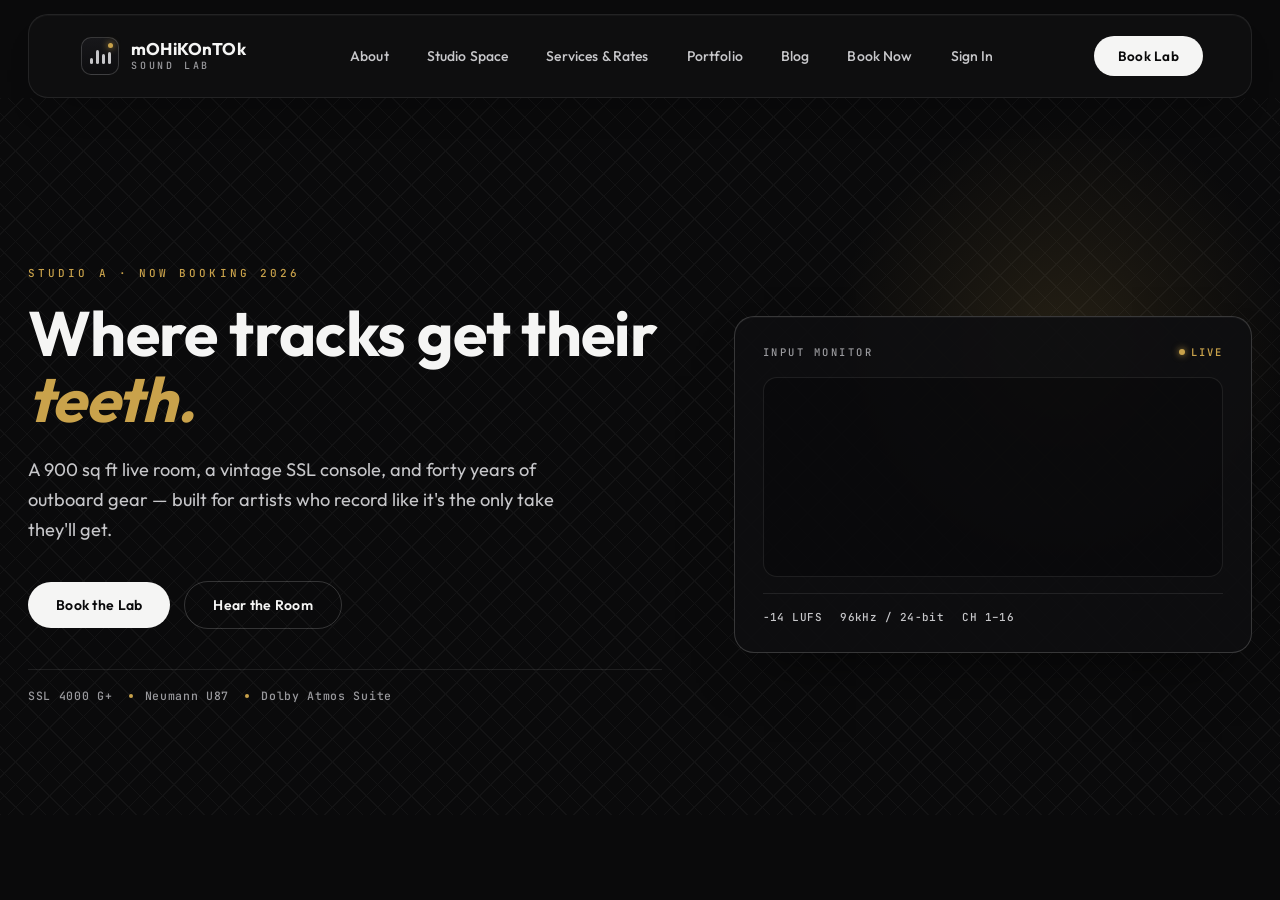
<file: frontend-projects/Mohikontok/index.html>
<!doctype html>
<html lang="en">
  <head>
    <meta charset="UTF-8" />
    <meta name="viewport" content="width=device-width, initial-scale=1.0" />
    <title>mOHiKOnTOk Sound Lab — Navbar</title>
    <meta
      name="description"
      content="Premium recording studio &amp; music production house."
    />

    <!-- Google Fonts: Outfit (display/nav) + JetBrains Mono (technical/utility accents) -->
    <link rel="preconnect" href="https://fonts.googleapis.com" />
    <link rel="preconnect" href="https://fonts.gstatic.com" crossorigin />
    <link
      href="https://fonts.googleapis.com/css2?family=Outfit:wght@400;500;600;700;800&family=JetBrains+Mono:wght@400;500;600&display=swap"
      rel="stylesheet"
    />

    <link rel="stylesheet" href="style.css" />
  </head>
  <body>
    <!-- =========================================================
       SITE HEADER / NAVBAR
       Sticky, glassmorphic, shrinks on scroll.
  ========================================================== -->
    <header class="site-header" id="siteHeader" data-scrolled="false">
      <div class="header-container">
        <!-- ===== Brand / Logo (Left) ===== -->
        <a href="#top" class="brand" aria-label="mOHiKOnTOk Sound Lab — Home">
          <span class="brand-mark" aria-hidden="true">
            <span class="rec-dot"></span>
            <span class="eq-bars">
              <span class="eq-bar"></span>
              <span class="eq-bar"></span>
              <span class="eq-bar"></span>
              <span class="eq-bar"></span>
            </span>
          </span>
          <span class="brand-text">
            <span class="brand-name">mOHiKOnTOk</span>
            <span class="brand-tag">Sound&nbsp;Lab</span>
          </span>
        </a>

        <!-- ===== Overlay (mobile menu backdrop) ===== -->
        <div class="nav-overlay" id="navOverlay" hidden></div>

        <!-- ===== Primary Navigation (Center) ===== -->
        <nav class="primary-nav" id="primaryNav" aria-label="Primary">
          <ul class="nav-list" id="navList">
            <li class="nav-item">
              <a class="nav-link" href="#about" data-nav-link>About</a>
            </li>
            <li class="nav-item">
              <a class="nav-link" href="#studio-space" data-nav-link
                >Studio Space</a
              >
            </li>
            <li class="nav-item">
              <a class="nav-link" href="#services" data-nav-link
                >Services &amp; Rates</a
              >
            </li>
            <li class="nav-item">
              <a class="nav-link" href="#portfolio" data-nav-link>Portfolio</a>
            </li>
            <li class="nav-item">
              <a class="nav-link" href="#blog" data-nav-link>Blog</a>
            </li>
            <li class="nav-item">
              <a class="nav-link" href="#book-now" data-nav-link>Book Now</a>
            </li>
            <li class="nav-item">
              <a class="nav-link" href="#sign-in" data-nav-link>Sign In</a>
            </li>

            <!-- CTA duplicated inside the drawer for easy mobile reach -->
            <li class="nav-item nav-item-cta">
              <a href="#book-lab" class="btn-cta btn-cta-mobile" data-nav-link>
                <span>Book Lab</span>
              </a>
            </li>
          </ul>
        </nav>

        <!-- ===== Actions (Right): CTA + Hamburger ===== -->
        <div class="header-actions">
          <a href="#book-lab" class="btn-cta btn-cta-desktop">
            <span>Book Lab</span>
          </a>

          <button
            type="button"
            class="nav-toggle"
            id="navToggle"
            aria-label="Toggle navigation menu"
            aria-expanded="false"
            aria-controls="primaryNav"
          >
            <span class="toggle-bar"></span>
            <span class="toggle-bar"></span>
            <span class="toggle-bar"></span>
          </button>
        </div>
      </div>
    </header>

    <!-- =========================================================
       SECTION 1 - 1st Para
  ========================================================== -->
    <main>
      <section class="hero" aria-labelledby="hero-title">
        <!-- Decorative background texture (acoustic-foam nod) + glow, purely visual -->
        <div class="hero-texture" aria-hidden="true"></div>
        <div class="hero-glow" aria-hidden="true"></div>

        <div class="hero-container">
          <!-- ================= Left: Content ================= -->
          <div class="hero-content">
            <p class="hero-eyebrow">Studio A · Now Booking 2026</p>

            <h1 class="hero-title" id="hero-title">
              Where tracks get their
              <span class="hero-title-accent">teeth.</span>
            </h1>

            <p class="hero-copy">
              A 900&nbsp;sq&nbsp;ft live room, a vintage SSL console, and forty
              years of outboard gear — built for artists who record like it's
              the only take they'll get.
            </p>

            <div class="hero-actions">
              <a href="#book-lab" class="hero-btn hero-btn-primary">
                <span>Book the Lab</span>
              </a>
              <a href="#reel" class="hero-btn hero-btn-secondary">
                <span>Hear the Room</span>
              </a>
            </div>

            <ul class="hero-gear" aria-label="Studio equipment">
              <li class="hero-gear-item">SSL 4000&nbsp;G+</li>
              <li class="hero-gear-item">Neumann U87</li>
              <li class="hero-gear-item">Dolby Atmos Suite</li>
            </ul>
          </div>

          <!-- ================= Right: Signature visual ================= -->
          <div class="hero-visual">
            <div class="hero-visual-panel">
              <div class="hero-visual-head">
                <span class="hero-visual-label">Input Monitor</span>
                <span class="hero-live" aria-hidden="true">
                  <span class="hero-live-dot"></span>
                  Live
                </span>
              </div>

              <div
                class="hero-spectrum"
                id="heroSpectrum"
                role="img"
                aria-label="Animated audio spectrum visualizer"
              ></div>

              <div class="hero-readout">
                <span class="hero-readout-item">-14 LUFS</span>
                <span class="hero-readout-item">96kHz / 24-bit</span>
                <span class="hero-readout-item">CH 1–16</span>
              </div>
            </div>
          </div>
        </div>
      </section>
    </main>

    <script src="script.js"></script>
  </body>
</html>
</file>
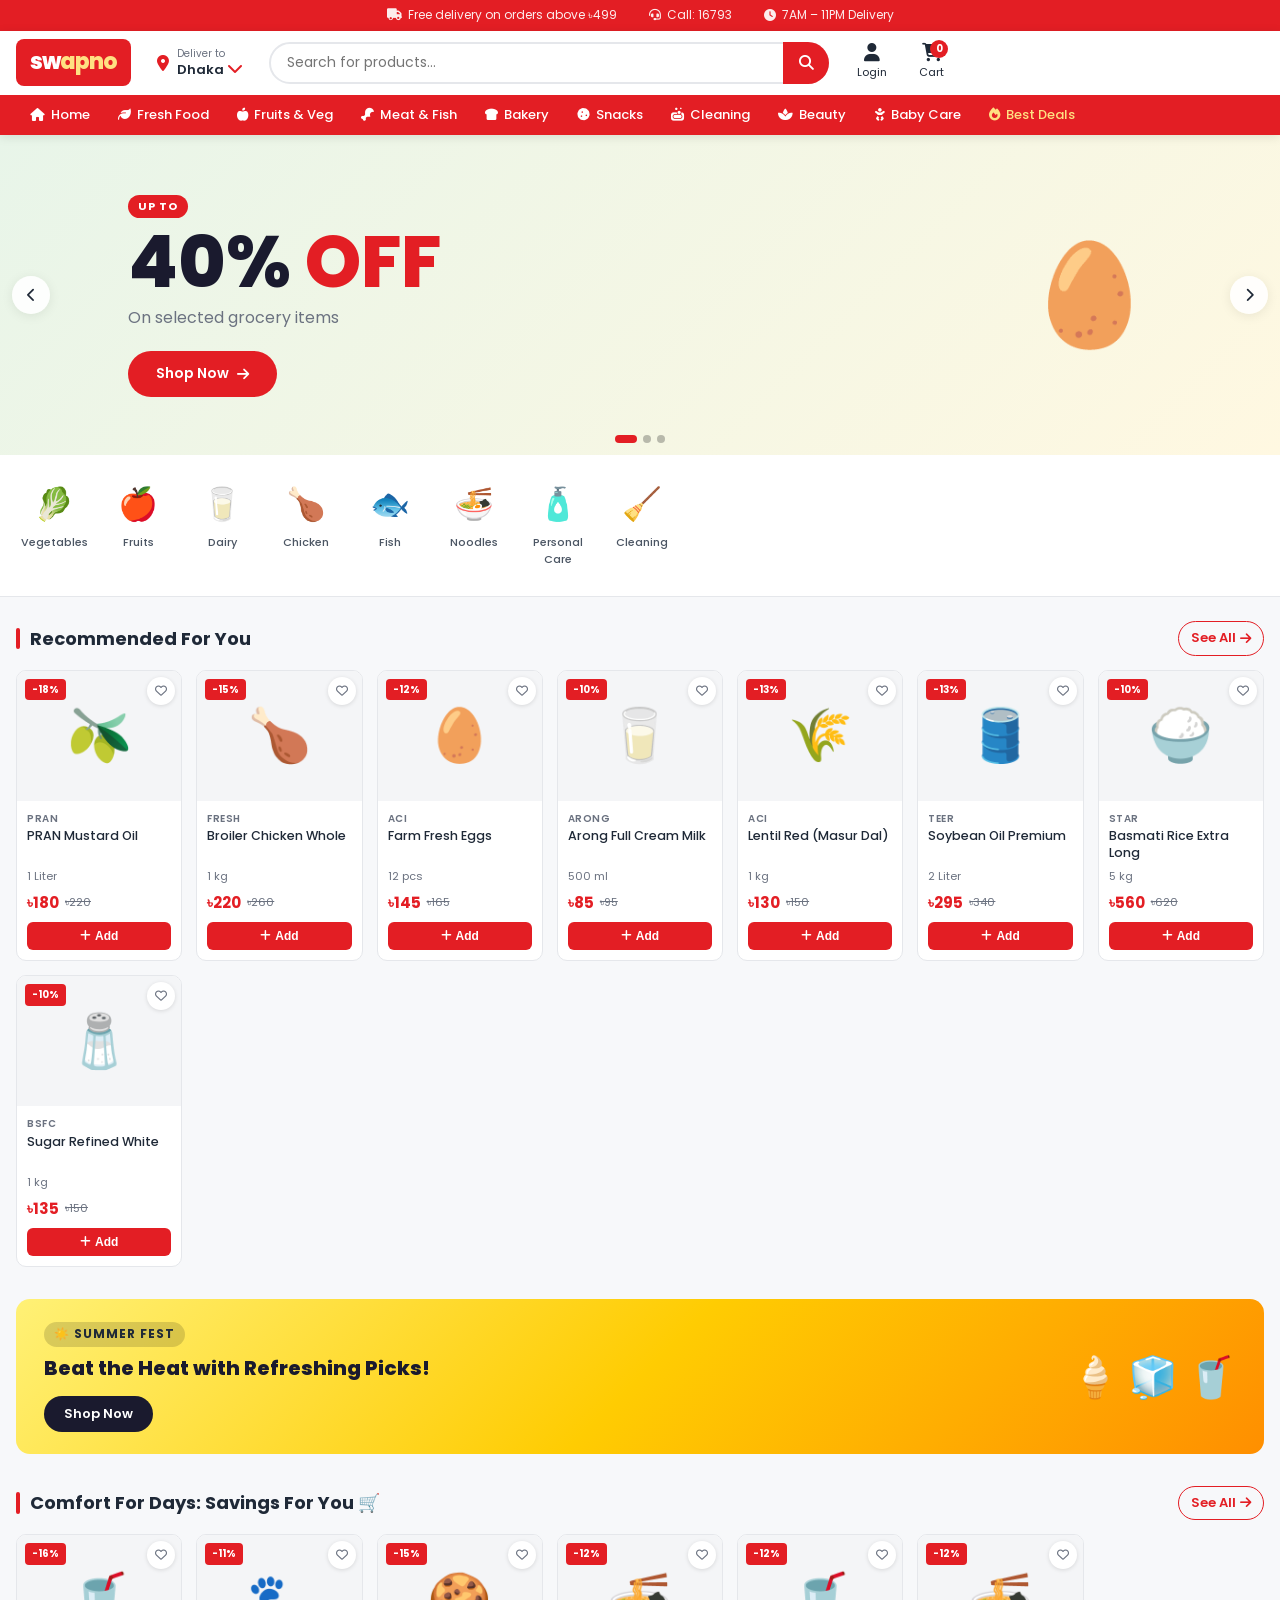
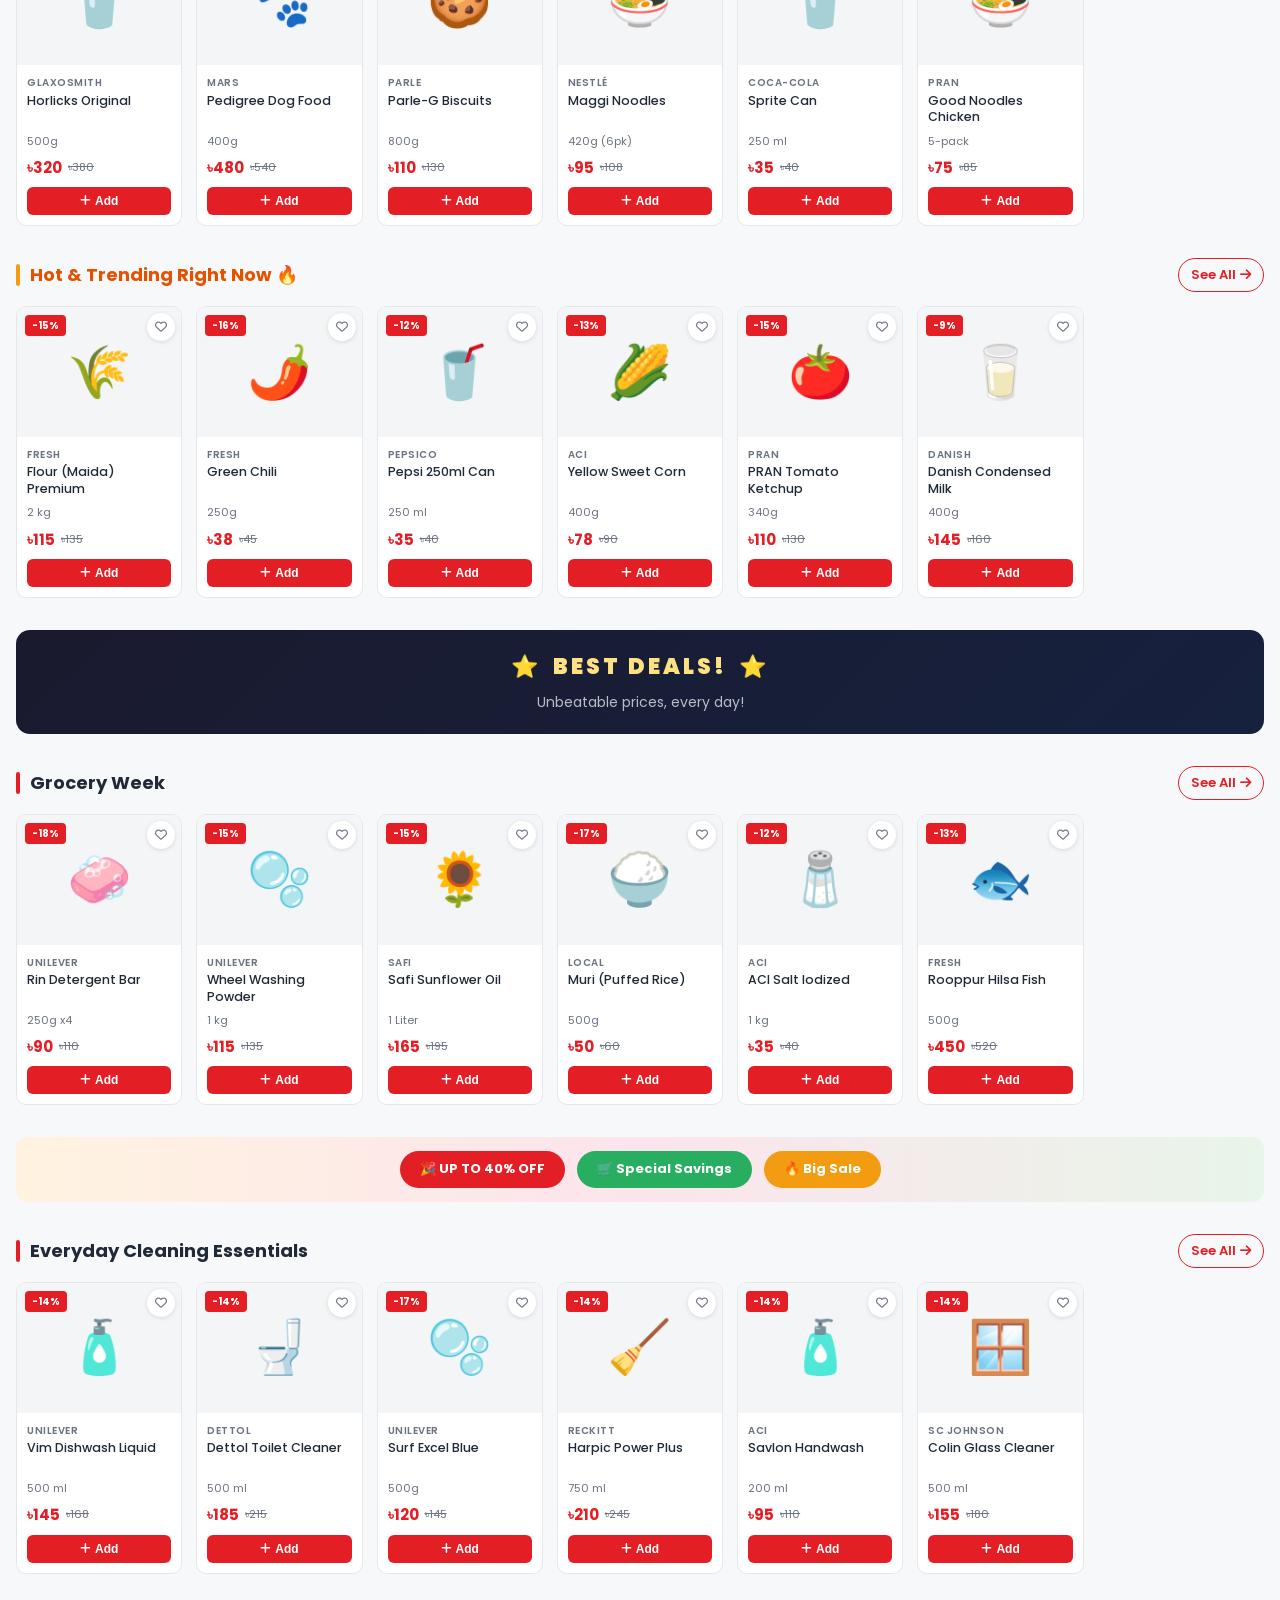
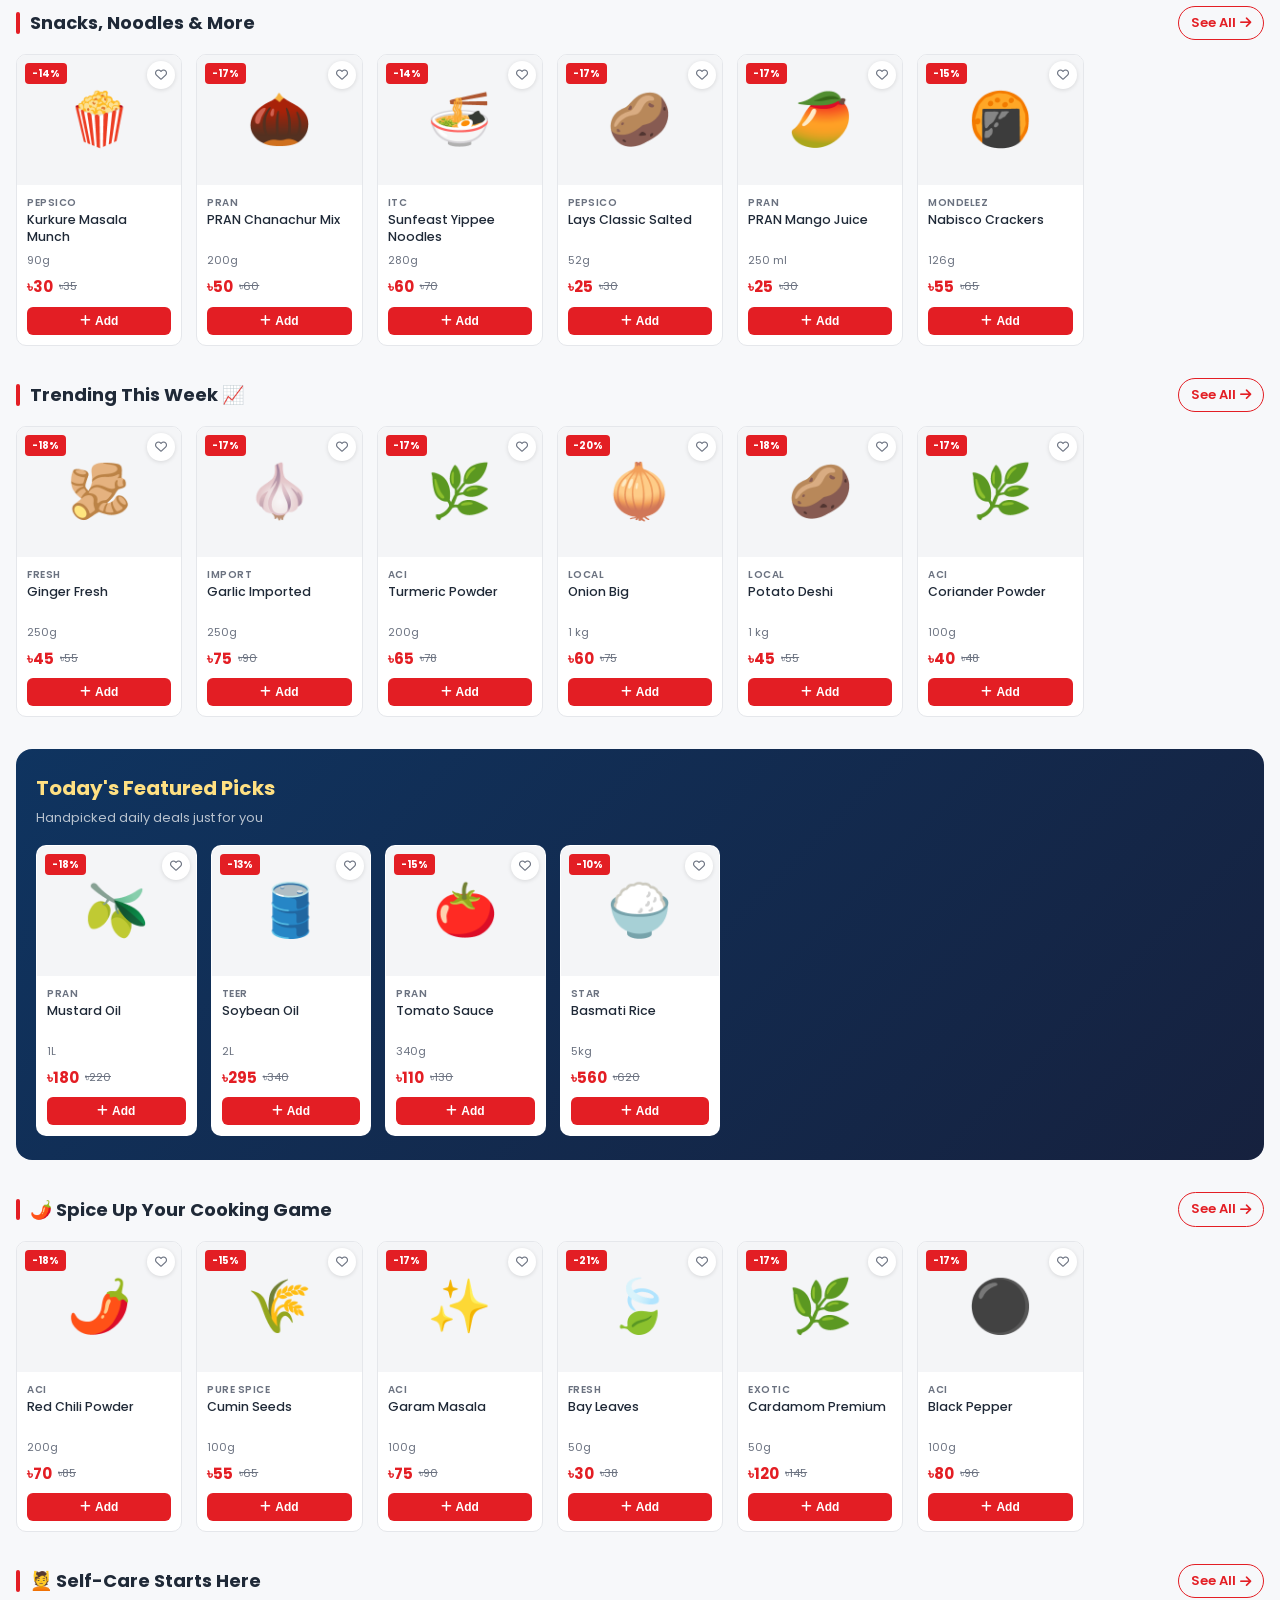
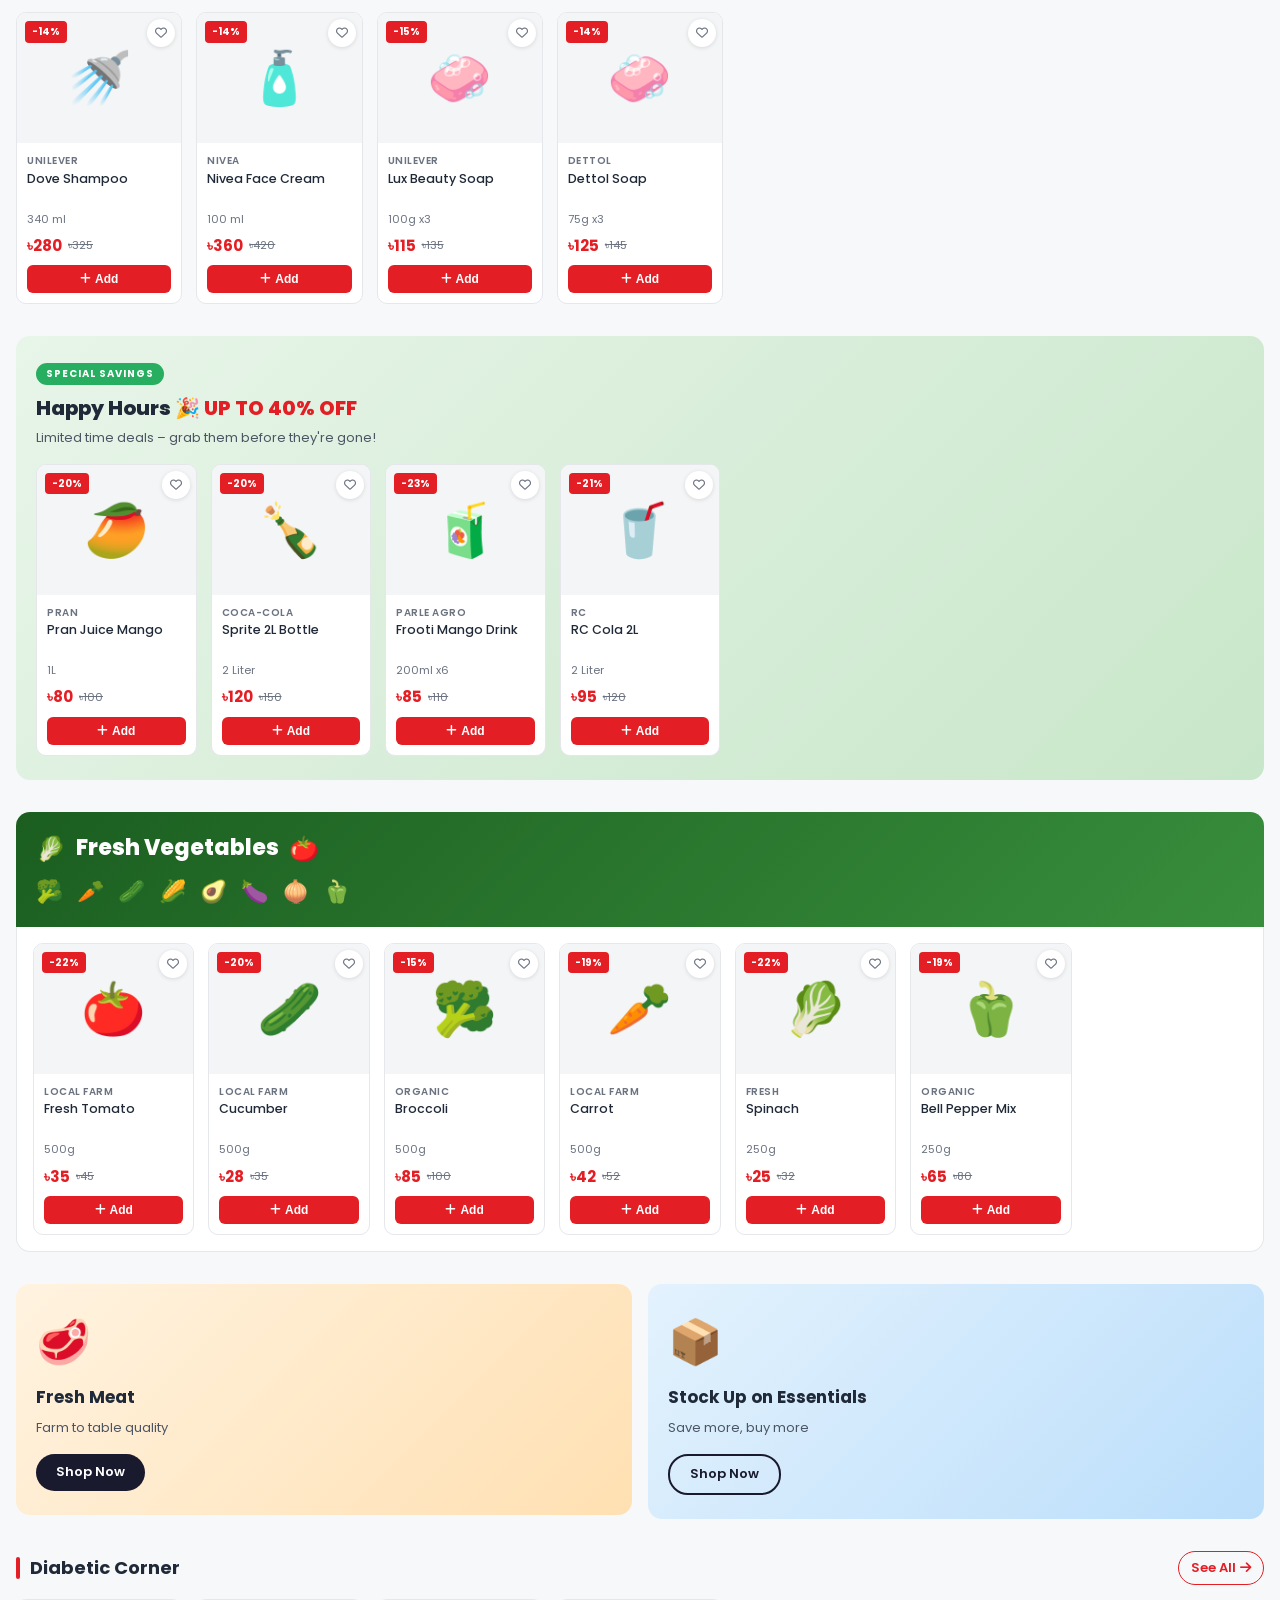
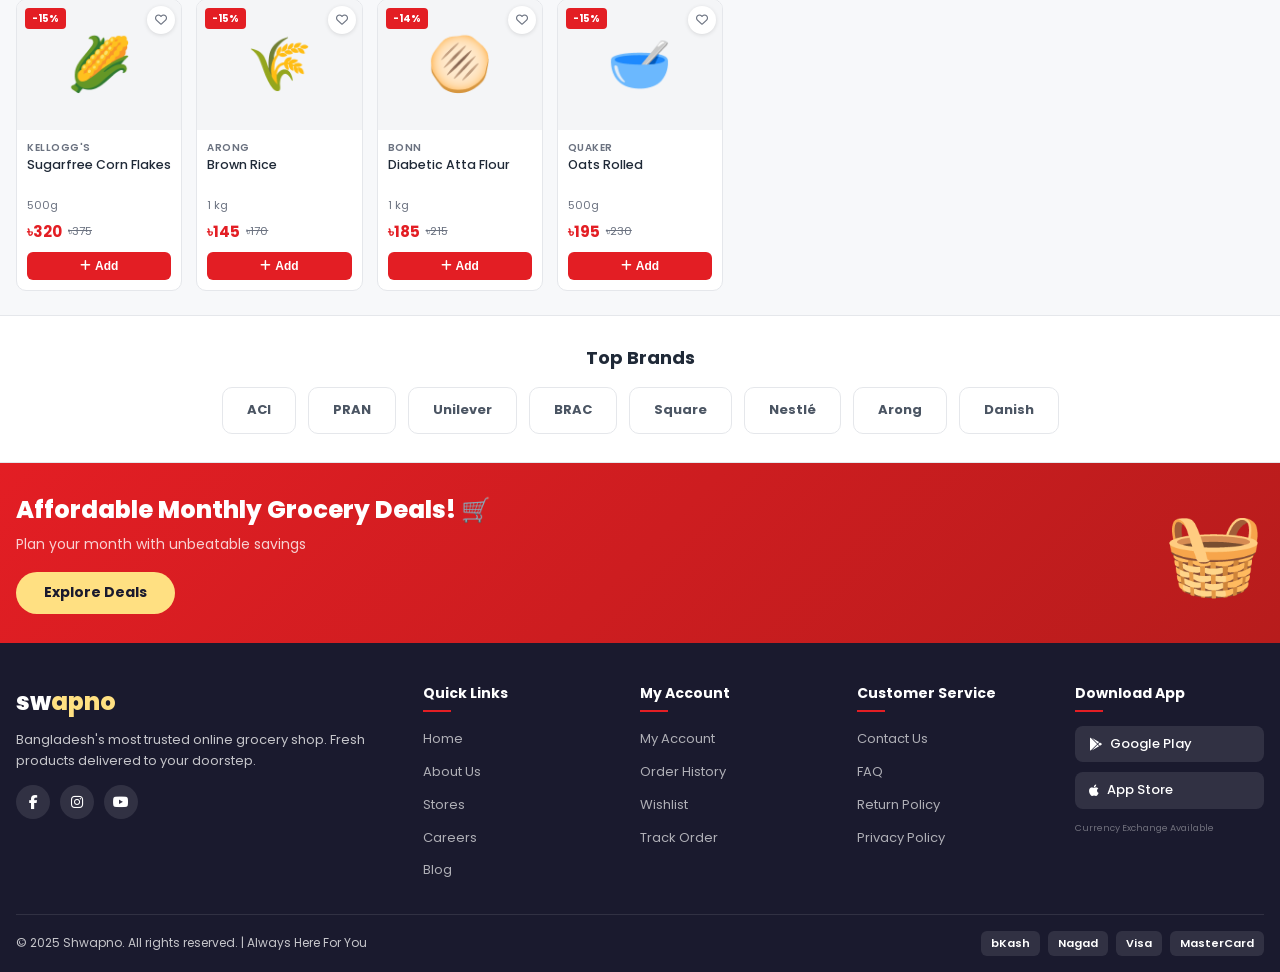
<file: frontend-projects/react-ecommerce-store/index.html>
<!DOCTYPE html>
<html lang="en">
<head>
  <meta charset="UTF-8" />
  <meta name="viewport" content="width=device-width, initial-scale=1.0" />
  <title>Shwapno – Online Grocery Shopping</title>
  <link rel="stylesheet" href="style.css" />
  <link href="https://fonts.googleapis.com/css2?family=Hind+Siliguri:wght@300;400;500;600;700&family=Poppins:wght@400;500;600;700&display=swap" rel="stylesheet" />
  <link rel="stylesheet" href="https://cdnjs.cloudflare.com/ajax/libs/font-awesome/6.5.0/css/all.min.css" />
</head>
<body>

  <!-- TOP ANNOUNCEMENT BAR -->
  <div class="top-bar">
    <div class="top-bar-inner">
      <span><i class="fa fa-truck"></i> Free delivery on orders above ৳499</span>
      <span><i class="fa fa-headset"></i> Call: 16793</span>
      <span><i class="fa fa-clock"></i> 7AM – 11PM Delivery</span>
    </div>
  </div>

  <!-- HEADER -->
  <header class="header" id="header">
    <div class="header-inner">
      <!-- Logo -->
      <a href="#" class="logo">
        <div class="logo-box">
          <span class="logo-sw">sw</span><span class="logo-apno">apno</span>
        </div>
      </a>

      <!-- Location -->
      <div class="location-selector">
        <i class="fa fa-map-marker-alt"></i>
        <div class="loc-text">
          <small>Deliver to</small>
          <strong>Dhaka <i class="fa fa-chevron-down"></i></strong>
        </div>
      </div>

      <!-- Search -->
      <div class="search-bar">
        <input type="text" placeholder="Search for products..." id="searchInput" />
        <button class="search-btn"><i class="fa fa-search"></i></button>
        <div class="search-suggestions" id="searchSuggestions"></div>
      </div>

      <!-- Right Actions -->
      <div class="header-actions">
        <a href="#" class="action-btn">
          <i class="fa fa-user"></i>
          <span>Login</span>
        </a>
        <a href="#" class="action-btn cart-btn">
          <i class="fa fa-shopping-cart"></i>
          <span>Cart</span>
          <span class="cart-badge" id="cartBadge">0</span>
        </a>
      </div>

      <!-- Hamburger -->
      <button class="hamburger" id="hamburger" aria-label="Menu">
        <span></span><span></span><span></span>
      </button>
    </div>

    <!-- NAV CATEGORIES -->
    <nav class="main-nav" id="mainNav">
      <ul>
        <li><a href="#"><i class="fa fa-home"></i> Home</a></li>
        <li><a href="#"><i class="fa fa-leaf"></i> Fresh Food</a></li>
        <li><a href="#"><i class="fa fa-apple-alt"></i> Fruits &amp; Veg</a></li>
        <li><a href="#"><i class="fa fa-drumstick-bite"></i> Meat &amp; Fish</a></li>
        <li><a href="#"><i class="fa fa-bread-slice"></i> Bakery</a></li>
        <li><a href="#"><i class="fa fa-cookie"></i> Snacks</a></li>
        <li><a href="#"><i class="fa fa-soap"></i> Cleaning</a></li>
        <li><a href="#"><i class="fa fa-spa"></i> Beauty</a></li>
        <li><a href="#"><i class="fa fa-baby"></i> Baby Care</a></li>
        <li><a href="#" class="nav-offer"><i class="fa fa-fire"></i> Best Deals</a></li>
      </ul>
    </nav>
  </header>

  <!-- HERO BANNER -->
  <section class="hero-banner">
    <div class="hero-slides" id="heroSlides">
      <div class="hero-slide active" style="background: linear-gradient(135deg, #e8f5e9 0%, #fff8e1 100%);">
        <div class="hero-content">
          <div class="hero-badge">UP TO</div>
          <h1 class="hero-title">40% <span>OFF</span></h1>
          <p>On selected grocery items</p>
          <a href="#" class="hero-cta">Shop Now <i class="fa fa-arrow-right"></i></a>
        </div>
        <div class="hero-image">
          <div class="hero-img-placeholder eggs">🥚</div>
        </div>
      </div>
      <div class="hero-slide" style="background: linear-gradient(135deg, #fff3e0 0%, #fce4ec 100%);">
        <div class="hero-content">
          <div class="hero-badge">SPECIAL</div>
          <h1 class="hero-title">20% <span>OFF</span></h1>
          <p>Fresh vegetables daily</p>
          <a href="#" class="hero-cta">Shop Now <i class="fa fa-arrow-right"></i></a>
        </div>
        <div class="hero-image">
          <div class="hero-img-placeholder veg">🥦</div>
        </div>
      </div>
      <div class="hero-slide" style="background: linear-gradient(135deg, #e3f2fd 0%, #e8f5e9 100%);">
        <div class="hero-content">
          <div class="hero-badge">MEGA</div>
          <h1 class="hero-title">30% <span>OFF</span></h1>
          <p>Cooking oils &amp; essentials</p>
          <a href="#" class="hero-cta">Shop Now <i class="fa fa-arrow-right"></i></a>
        </div>
        <div class="hero-image">
          <div class="hero-img-placeholder oil">🫒</div>
        </div>
      </div>
    </div>
    <button class="slide-btn prev" id="prevSlide"><i class="fa fa-chevron-left"></i></button>
    <button class="slide-btn next" id="nextSlide"><i class="fa fa-chevron-right"></i></button>
    <div class="slide-dots" id="slideDots">
      <span class="dot active"></span>
      <span class="dot"></span>
      <span class="dot"></span>
    </div>
  </section>

  <!-- QUICK CATEGORIES -->
  <section class="quick-cats">
    <div class="container">
      <div class="qcat-grid">
        <a href="#" class="qcat-item"><div class="qcat-icon">🥬</div><span>Vegetables</span></a>
        <a href="#" class="qcat-item"><div class="qcat-icon">🍎</div><span>Fruits</span></a>
        <a href="#" class="qcat-item"><div class="qcat-icon">🥛</div><span>Dairy</span></a>
        <a href="#" class="qcat-item"><div class="qcat-icon">🍗</div><span>Chicken</span></a>
        <a href="#" class="qcat-item"><div class="qcat-icon">🐟</div><span>Fish</span></a>
        <a href="#" class="qcat-item"><div class="qcat-icon">🍜</div><span>Noodles</span></a>
        <a href="#" class="qcat-item"><div class="qcat-icon">🧴</div><span>Personal Care</span></a>
        <a href="#" class="qcat-item"><div class="qcat-icon">🧹</div><span>Cleaning</span></a>
      </div>
    </div>
  </section>

  <main class="main-content container">

    <!-- RECOMMENDED FOR YOU -->
    <section class="product-section">
      <div class="section-header">
        <h2 class="section-title">Recommended For You</h2>
        <a href="#" class="see-all">See All <i class="fa fa-arrow-right"></i></a>
      </div>
      <div class="product-grid" id="recommendedGrid">
        <!-- JS populated -->
      </div>
    </section>

    <!-- SUMMER FEST BANNER -->
    <section class="promo-banner summer-fest">
      <div class="promo-banner-inner">
        <div class="promo-text">
          <span class="promo-label">☀️ SUMMER FEST</span>
          <h3>Beat the Heat with Refreshing Picks!</h3>
          <a href="#" class="promo-btn">Shop Now</a>
        </div>
        <div class="promo-items">
          <span class="promo-emoji">🍦</span>
          <span class="promo-emoji">🧊</span>
          <span class="promo-emoji">🥤</span>
        </div>
      </div>
    </section>

    <!-- COMFORT FOR DAYS: SAVINGS FOR YOU -->
    <section class="product-section">
      <div class="section-header">
        <h2 class="section-title">Comfort For Days: Savings For You 🛒</h2>
        <a href="#" class="see-all">See All <i class="fa fa-arrow-right"></i></a>
      </div>
      <div class="product-grid" id="comfortGrid"></div>
    </section>

    <!-- HOT & TRENDING -->
    <section class="product-section trending-section">
      <div class="section-header trending-header">
        <h2 class="section-title">Hot &amp; Trending Right Now 🔥</h2>
        <a href="#" class="see-all">See All <i class="fa fa-arrow-right"></i></a>
      </div>
      <div class="product-grid" id="trendingGrid"></div>
    </section>

    <!-- BEST DEALS BANNER -->
    <section class="best-deals-banner">
      <div class="best-deals-inner">
        <div class="best-deals-label">
          <span class="bd-star">⭐</span>
          <span class="bd-text">BEST DEALS!</span>
          <span class="bd-star">⭐</span>
        </div>
        <div class="best-deals-tagline">Unbeatable prices, every day!</div>
      </div>
    </section>

    <!-- GROCERY WEEK -->
    <section class="product-section">
      <div class="section-header">
        <h2 class="section-title">Grocery Week</h2>
        <a href="#" class="see-all">See All <i class="fa fa-arrow-right"></i></a>
      </div>
      <div class="product-grid" id="groceryWeekGrid"></div>
    </section>

    <!-- OFFERS GALORE BANNER -->
    <section class="offers-strip">
      <div class="offers-strip-inner">
        <div class="offer-pill red">🎉 UP TO 40% OFF</div>
        <div class="offer-pill green">🛒 Special Savings</div>
        <div class="offer-pill orange">🔥 Big Sale</div>
      </div>
    </section>

    <!-- EVERYDAY CLEANING ESSENTIALS -->
    <section class="product-section">
      <div class="section-header">
        <h2 class="section-title">Everyday Cleaning Essentials</h2>
        <a href="#" class="see-all">See All <i class="fa fa-arrow-right"></i></a>
      </div>
      <div class="product-grid" id="cleaningGrid"></div>
    </section>

    <!-- SNACKS, NOODLES & MORE -->
    <section class="product-section">
      <div class="section-header">
        <h2 class="section-title">Snacks, Noodles &amp; More</h2>
        <a href="#" class="see-all">See All <i class="fa fa-arrow-right"></i></a>
      </div>
      <div class="product-grid" id="snacksGrid"></div>
    </section>

    <!-- TRENDING THIS WEEK -->
    <section class="product-section">
      <div class="section-header">
        <h2 class="section-title">Trending This Week 📈</h2>
        <a href="#" class="see-all">See All <i class="fa fa-arrow-right"></i></a>
      </div>
      <div class="product-grid" id="trendingWeekGrid"></div>
    </section>

    <!-- TODAY'S FEATURED PICKS DARK BANNER -->
    <section class="featured-picks-banner">
      <div class="featured-inner">
        <h2>Today's Featured Picks</h2>
        <p>Handpicked daily deals just for you</p>
        <div class="featured-products-row" id="featuredRow"></div>
      </div>
    </section>

    <!-- SPICE UP COOKING -->
    <section class="product-section">
      <div class="section-header">
        <h2 class="section-title">🌶️ Spice Up Your Cooking Game</h2>
        <a href="#" class="see-all">See All <i class="fa fa-arrow-right"></i></a>
      </div>
      <div class="product-grid" id="spiceGrid"></div>
    </section>

    <!-- SELF CARE -->
    <section class="product-section">
      <div class="section-header">
        <h2 class="section-title">💆 Self-Care Starts Here</h2>
        <a href="#" class="see-all">See All <i class="fa fa-arrow-right"></i></a>
      </div>
      <div class="product-grid" id="selfCareGrid"></div>
    </section>

    <!-- HAPPY HOURS BANNER -->
    <section class="happy-hours-banner">
      <div class="happy-hours-inner">
        <div class="hh-badge">SPECIAL SAVINGS</div>
        <h2>Happy Hours 🎉 <span class="hh-off">UP TO 40% OFF</span></h2>
        <p>Limited time deals – grab them before they're gone!</p>
        <div class="product-grid" id="happyHoursGrid"></div>
      </div>
    </section>

    <!-- FRESH VEGETABLES -->
    <section class="fresh-veg-section">
      <div class="fresh-veg-banner">
        <div class="fresh-veg-header">
          <span class="fv-icon">🥬</span>
          <h2>Fresh Vegetables</h2>
          <span class="fv-icon">🍅</span>
        </div>
        <div class="fresh-veg-emoji-row">🥦 🥕 🥒 🌽 🥑 🍆 🧅 🫑</div>
      </div>
      <div class="product-grid" id="freshVegGrid"></div>
    </section>

    <!-- FRESH / STOCK UP BANNERS -->
    <section class="double-banners">
      <div class="db-left">
        <div class="db-card fresh-card">
          <div class="db-icon">🥩</div>
          <h3>Fresh Meat</h3>
          <p>Farm to table quality</p>
          <a href="#" class="db-btn">Shop Now</a>
        </div>
      </div>
      <div class="db-right">
        <div class="db-card stock-card">
          <div class="db-icon">📦</div>
          <h3>Stock Up on Essentials</h3>
          <p>Save more, buy more</p>
          <a href="#" class="db-btn outline">Shop Now</a>
        </div>
      </div>
    </section>

    <!-- DIABETIC CORNER -->
    <section class="product-section">
      <div class="section-header">
        <h2 class="section-title">Diabetic Corner</h2>
        <a href="#" class="see-all">See All <i class="fa fa-arrow-right"></i></a>
      </div>
      <div class="product-grid" id="diabeticGrid"></div>
    </section>

  </main>

  <!-- BRAND LOGOS -->
  <section class="brand-logos">
    <div class="container">
      <h3 class="brands-title">Top Brands</h3>
      <div class="brand-row">
        <div class="brand-item">ACI</div>
        <div class="brand-item">PRAN</div>
        <div class="brand-item">Unilever</div>
        <div class="brand-item">BRAC</div>
        <div class="brand-item">Square</div>
        <div class="brand-item">Nestlé</div>
        <div class="brand-item">Arong</div>
        <div class="brand-item">Danish</div>
      </div>
    </div>
  </section>

  <!-- MONTHLY GROCERY BANNER -->
  <section class="monthly-banner">
    <div class="container">
      <div class="monthly-inner">
        <div class="monthly-text">
          <h2>Affordable Monthly Grocery Deals! 🛒</h2>
          <p>Plan your month with unbeatable savings</p>
          <a href="#" class="monthly-btn">Explore Deals</a>
        </div>
        <div class="monthly-img">🧺</div>
      </div>
    </div>
  </section>

  <!-- FOOTER -->
  <footer class="footer">
    <div class="container">
      <div class="footer-grid">
        <div class="footer-col">
          <div class="footer-logo">
            <span class="logo-sw">sw</span><span class="logo-apno">apno</span>
          </div>
          <p class="footer-desc">Bangladesh's most trusted online grocery shop. Fresh products delivered to your doorstep.</p>
          <div class="social-links">
            <a href="#"><i class="fab fa-facebook-f"></i></a>
            <a href="#"><i class="fab fa-instagram"></i></a>
            <a href="#"><i class="fab fa-youtube"></i></a>
          </div>
        </div>
        <div class="footer-col">
          <h4>Quick Links</h4>
          <ul>
            <li><a href="#">Home</a></li>
            <li><a href="#">About Us</a></li>
            <li><a href="#">Stores</a></li>
            <li><a href="#">Careers</a></li>
            <li><a href="#">Blog</a></li>
          </ul>
        </div>
        <div class="footer-col">
          <h4>My Account</h4>
          <ul>
            <li><a href="#">My Account</a></li>
            <li><a href="#">Order History</a></li>
            <li><a href="#">Wishlist</a></li>
            <li><a href="#">Track Order</a></li>
          </ul>
        </div>
        <div class="footer-col">
          <h4>Customer Service</h4>
          <ul>
            <li><a href="#">Contact Us</a></li>
            <li><a href="#">FAQ</a></li>
            <li><a href="#">Return Policy</a></li>
            <li><a href="#">Privacy Policy</a></li>
          </ul>
        </div>
        <div class="footer-col">
          <h4>Download App</h4>
          <a href="#" class="app-badge">
            <i class="fab fa-google-play"></i> Google Play
          </a>
          <a href="#" class="app-badge">
            <i class="fab fa-apple"></i> App Store
          </a>
          <div class="exchange-info">
            <small>Currency Exchange Available</small>
          </div>
        </div>
      </div>
      <div class="footer-bottom">
        <p>© 2025 Shwapno. All rights reserved. | Always Here For You</p>
        <div class="payment-icons">
          <span>bKash</span>
          <span>Nagad</span>
          <span>Visa</span>
          <span>MasterCard</span>
        </div>
      </div>
    </div>
  </footer>

  <!-- CART TOAST -->
  <div class="cart-toast" id="cartToast">
    <i class="fa fa-check-circle"></i> Added to cart!
  </div>

  <!-- BACK TO TOP -->
  <button class="back-to-top" id="backToTop" aria-label="Back to top">
    <i class="fa fa-chevron-up"></i>
  </button>

  <script src="script.js"></script>
</body>
</html>
</file>
<file: frontend-projects/Mohikontok/style.css>
/* =============================================================
   mOHiKOnTOk SOUND LAB — NAVBAR STYLESHEET
   Palette: near-black / off-white / dove-gray + brass accent
   (brass nods to analog studio hardware — VU needles, knobs)
   ============================================================= */

/* -------------------------------------------------------------
   0. Design Tokens
------------------------------------------------------------- */
:root {
  /* Core monochrome palette */
  --c-black: #0a0a0b;
  --c-panel: #141416;
  --c-glass: rgba(15, 15, 17, 0.66);
  --c-border: rgba(245, 245, 244, 0.09);
  --c-border-strong: rgba(245, 245, 244, 0.18);
  --c-white: #f5f5f4;
  --c-gray-300: #c7c7ca;
  --c-gray-500: #9a9a9e;
  --c-gray-700: #616166;

  /* Accent — brass / VU-meter amber, used ONLY for hover + CTA + rec light */
  --c-accent: #c9a24b;
  --c-accent-soft: rgba(201, 162, 75, 0.16);
  --c-accent-line: rgba(201, 162, 75, 0.55);

  /* Type */
  --font-display: "Outfit", "Segoe UI", sans-serif;
  --font-mono: "JetBrains Mono", "Courier New", monospace;

  /* Layout */
  --header-max-w: 1360px;
  --header-pad-x: clamp(20px, 4vw, 48px);
  --header-h: 84px;
  --header-h-scrolled: 64px;
  --radius-lg: 20px;
  --radius-md: 14px;
  --radius-sm: 10px;
  --radius-pill: 999px;

  /* Motion */
  --ease-premium: cubic-bezier(0.22, 1, 0.36, 1);
  --dur-fast: 180ms;
  --dur-med: 320ms;
  --dur-slow: 480ms;
}

/* -------------------------------------------------------------
   1. Reset & Base
------------------------------------------------------------- */
*,
*::before,
*::after {
  box-sizing: border-box;
}

html {
  scroll-behavior: auto;
}

body {
  margin: 0;
  min-height: 100vh;
  background: var(--c-black);
  color: var(--c-white);
  font-family: var(--font-display);
  -webkit-font-smoothing: antialiased;
  overflow-x: hidden;
}

/* Locks body scroll while the mobile drawer is open (JS toggles this) */
body.nav-open {
  overflow: hidden;
}

a {
  color: inherit;
  text-decoration: none;
}

ul {
  list-style: none;
  margin: 0;
  padding: 0;
}

button {
  font-family: inherit;
  cursor: pointer;
  background: none;
  border: none;
  color: inherit;
}

img,
svg {
  display: block;
}

/* Visible focus state for keyboard navigation (accessibility) */
a:focus-visible,
button:focus-visible {
  outline: 2px solid var(--c-accent);
  outline-offset: 3px;
  border-radius: var(--radius-sm);
}

/* -------------------------------------------------------------
   2. Site Header — sticky glass shell
------------------------------------------------------------- */
.site-header {
  position: sticky;
  top: 0;
  z-index: 1000;
  width: 100%;
  padding: 14px clamp(12px, 2.5vw, 28px) 0;
}

.header-container {
  position: relative;
  display: flex;
  align-items: center;
  justify-content: space-between;
  gap: 24px;
  max-width: var(--header-max-w);
  height: var(--header-h);
  margin: 0 auto;
  padding: 0 var(--header-pad-x);
  border: 1px solid var(--c-border);
  border-radius: var(--radius-lg);
  background: rgba(15, 15, 17, 0.88);
  box-shadow:
    0 1px 0 rgba(255, 255, 255, 0.03) inset,
    0 20px 40px -28px rgba(0, 0, 0, 0.6);
  transition:
    box-shadow var(--dur-med) var(--ease-premium),
    border-color var(--dur-med) var(--ease-premium);
}

/* Shrink + deepen shadow once the page has scrolled (JS sets [data-scrolled="true"]) */
.site-header[data-scrolled="true"] .header-container {
  height: var(--header-h-scrolled);
  background: rgba(10, 10, 11, 0.92);
  border-color: var(--c-border-strong);
  box-shadow:
    0 1px 0 rgba(255, 255, 255, 0.04) inset,
    0 24px 48px -20px rgba(0, 0, 0, 0.75);
}

/* -------------------------------------------------------------
   3. Brand / Logo
------------------------------------------------------------- */
.brand {
  display: flex;
  align-items: center;
  gap: 12px;
  flex: 0 0 auto;
  padding: 6px 4px;
  border-radius: var(--radius-sm);
}

.brand-mark {
  position: relative;
  display: flex;
  align-items: center;
  justify-content: center;
  width: 38px;
  height: 38px;
  flex-shrink: 0;
  border-radius: 10px;
  border: 1px solid var(--c-border-strong);
  background: linear-gradient(180deg, #17171a 0%, #0d0d0f 100%);
  transition: border-color var(--dur-med) var(--ease-premium);
}

.brand:hover .brand-mark,
.brand:focus-visible .brand-mark {
  border-color: var(--c-accent-line);
}

/* Tiny "on-air" indicator — signature nod to a studio record light */
.rec-dot {
  position: absolute;
  top: 5px;
  right: 5px;
  width: 5px;
  height: 5px;
  border-radius: 50%;
  background: var(--c-accent);
  box-shadow: 0 0 6px 1px var(--c-accent-line);
  animation: rec-breathe 2.6s ease-in-out infinite;
}

@keyframes rec-breathe {
  0%,
  100% {
    opacity: 1;
  }
  50% {
    opacity: 0.35;
  }
}

/* Idle equalizer bars — subtle looping animation, echoes the sound lab */
.eq-bars {
  display: flex;
  align-items: flex-end;
  gap: 3px;
  height: 16px;
}

.eq-bar {
  width: 3px;
  border-radius: 2px;
  background: var(--c-gray-300);
  animation: eq-pulse 1.6s ease-in-out infinite;
  transition: background var(--dur-med) var(--ease-premium);
}

.eq-bar:nth-child(1) {
  height: 40%;
  animation-delay: -1.1s;
}
.eq-bar:nth-child(2) {
  height: 90%;
  animation-delay: -0.4s;
}
.eq-bar:nth-child(3) {
  height: 60%;
  animation-delay: -0.9s;
}
.eq-bar:nth-child(4) {
  height: 75%;
  animation-delay: -0.2s;
}

.brand:hover .eq-bar,
.brand:focus-visible .eq-bar {
  background: var(--c-accent);
}

@keyframes eq-pulse {
  0%,
  100% {
    transform: scaleY(0.5);
  }
  50% {
    transform: scaleY(1);
  }
}

.brand-text {
  display: flex;
  flex-direction: column;
  line-height: 1.05;
}

.brand-name {
  font-size: 17px;
  font-weight: 700;
  letter-spacing: 0.01em;
  color: var(--c-white);
  white-space: nowrap;
}

.brand-tag {
  margin-top: 3px;
  font-family: var(--font-mono);
  font-size: 10px;
  font-weight: 500;
  letter-spacing: 0.28em;
  text-transform: uppercase;
  color: var(--c-gray-500);
  white-space: nowrap;
}

/* -------------------------------------------------------------
   4. Primary Navigation (Center) — desktop
------------------------------------------------------------- */
.primary-nav {
  display: flex;
  flex: 1 1 auto;
  justify-content: center;
  min-width: 0;
}

.nav-list {
  display: flex;
  align-items: center;
  gap: clamp(4px, 1.4vw, 10px);
}

.nav-item-cta {
  display: none; /* the mobile-only CTA copy stays hidden on desktop */
}

.nav-link {
  position: relative;
  display: inline-flex;
  align-items: center;
  padding: 10px 14px;
  font-size: 14px;
  font-weight: 500;
  letter-spacing: 0.01em;
  color: var(--c-gray-300);
  white-space: nowrap;
  border-radius: var(--radius-sm);
  transition: color var(--dur-fast) var(--ease-premium);
}

/* Signature hover: a center-anchored "VU peak" line that grows outward,
   paired with a soft label rise. One deliberate animation, used everywhere. */
.nav-link::after {
  content: "";
  position: absolute;
  left: 50%;
  bottom: 4px;
  width: 0;
  height: 2px;
  background: var(--c-accent);
  border-radius: 2px;
  transform: translateX(-50%);
  transition: width var(--dur-med) var(--ease-premium);
}

.nav-link:hover,
.nav-link:focus-visible,
.nav-link.is-active {
  color: var(--c-white);
}

.nav-link:hover::after,
.nav-link:focus-visible::after {
  width: calc(100% - 20px);
}

.nav-link.is-active::after {
  width: calc(100% - 20px);
  background: var(--c-accent);
}

.nav-link.is-active {
  color: var(--c-white);
}

/* -------------------------------------------------------------
   5. Actions — CTA + Hamburger toggle
------------------------------------------------------------- */
.header-actions {
  display: flex;
  align-items: center;
  gap: 14px;
  flex: 0 0 auto;
}

.btn-cta {
  position: relative;
  display: inline-flex;
  align-items: center;
  justify-content: center;
  padding: 11px 24px;
  font-size: 13.5px;
  font-weight: 600;
  letter-spacing: 0.02em;
  color: var(--c-black);
  background: var(--c-white);
  border-radius: var(--radius-pill);
  overflow: hidden;
  isolation: isolate;
  transition:
    color var(--dur-fast) var(--ease-premium),
    box-shadow var(--dur-med) var(--ease-premium),
    transform var(--dur-fast) var(--ease-premium);
}

.btn-cta::before {
  content: "";
  position: absolute;
  inset: 0;
  z-index: -1;
  background: var(--c-accent);
  transform: translateY(100%);
  transition: transform var(--dur-med) var(--ease-premium);
}

.btn-cta:hover,
.btn-cta:focus-visible {
  color: var(--c-black);
  box-shadow: 0 10px 28px -10px var(--c-accent-line);
  transform: translateY(-1px);
}

.btn-cta:hover::before,
.btn-cta:focus-visible::before {
  transform: translateY(0);
}

.btn-cta:active {
  transform: translateY(0);
}

.btn-cta-mobile {
  display: none;
}

/* Custom animated hamburger */
.nav-toggle {
  display: none; /* shown only in the mobile breakpoint */
  align-items: center;
  justify-content: center;
  flex-direction: column;
  gap: 5px;
  width: 42px;
  height: 42px;
  border-radius: var(--radius-sm);
  border: 1px solid var(--c-border-strong);
  background: rgba(255, 255, 255, 0.02);
  flex-shrink: 0;
}

.toggle-bar {
  width: 18px;
  height: 2px;
  border-radius: 2px;
  background: var(--c-white);
  transition:
    transform var(--dur-med) var(--ease-premium),
    opacity var(--dur-fast) var(--ease-premium),
    width var(--dur-fast) var(--ease-premium);
}

.nav-toggle:hover .toggle-bar {
  background: var(--c-accent);
}

/* Hamburger -> X morph, driven by [aria-expanded] */
.nav-toggle[aria-expanded="true"] .toggle-bar:nth-child(1) {
  transform: translateY(7px) rotate(45deg);
}

.nav-toggle[aria-expanded="true"] .toggle-bar:nth-child(2) {
  opacity: 0;
  width: 0;
}

.nav-toggle[aria-expanded="true"] .toggle-bar:nth-child(3) {
  transform: translateY(-7px) rotate(-45deg);
}

.nav-overlay {
  display: none;
}

/* =============================================================
   6. MOBILE / TABLET LAYOUT  (≤ 1150px)
   ============================================================= */
@media (max-width: 1150px) {
  .header-container {
    padding: 0 clamp(14px, 3.5vw, 22px);
  }

  .btn-cta-desktop {
    display: none;
  }

  .nav-toggle {
    display: inline-flex;
  }

  /* Backdrop behind the drawer */
  .nav-overlay {
    display: block;
    position: fixed;
    inset: 0;
    background: rgba(6, 6, 7, 0.55);
    backdrop-filter: blur(2px);
    opacity: 0;
    pointer-events: none;
    transition: opacity var(--dur-med) var(--ease-premium);
    z-index: 998;
  }

  .nav-overlay.is-visible {
    opacity: 1;
    pointer-events: auto;
  }

  /* Drawer panel */
  .primary-nav {
    position: fixed;
    top: calc(var(--header-h) + 22px);
    right: clamp(12px, 3.5vw, 28px);
    left: clamp(12px, 3.5vw, 28px);
    z-index: 999;
    max-width: 420px;
    margin-left: auto;
    justify-content: flex-start;

    max-height: min(72vh, 560px);
    overflow-y: auto;
    -webkit-overflow-scrolling: touch;

    border: 1px solid var(--c-border-strong);
    border-radius: var(--radius-lg);
    background: rgba(12, 12, 14, 0.92);
    backdrop-filter: blur(22px) saturate(140%);
    -webkit-backdrop-filter: blur(22px) saturate(140%);
    box-shadow: 0 30px 60px -20px rgba(0, 0, 0, 0.7);

    /* Fade + slide, hidden by default */
    opacity: 0;
    visibility: hidden;
    transform: translateY(-10px) scale(0.98);
    transform-origin: top right;
    transition:
      opacity var(--dur-med) var(--ease-premium),
      transform var(--dur-med) var(--ease-premium),
      visibility 0s linear var(--dur-med);
  }

  .site-header[data-scrolled="true"] .primary-nav {
    top: calc(var(--header-h-scrolled) + 18px);
  }

  .primary-nav.is-open {
    opacity: 1;
    visibility: visible;
    transform: translateY(0) scale(1);
    transition:
      opacity var(--dur-med) var(--ease-premium),
      transform var(--dur-med) var(--ease-premium),
      visibility 0s linear;
  }

  .nav-list {
    flex-direction: column;
    align-items: stretch;
    gap: 2px;
    padding: 14px;
  }

  .nav-link {
    width: 100%;
    padding: 13px 16px;
    font-size: 15.5px;
    border-radius: var(--radius-sm);
  }

  .nav-link::after {
    /* swap the underline for a left accent bar on mobile rows */
    left: 0;
    bottom: 0;
    top: 0;
    height: auto;
    width: 2px;
    border-radius: 2px 0 0 2px;
    transform: none;
    transition: opacity var(--dur-fast) var(--ease-premium);
    opacity: 0;
  }

  .nav-link:hover,
  .nav-link:focus-visible {
    background: rgba(255, 255, 255, 0.045);
  }

  .nav-link:hover::after,
  .nav-link:focus-visible::after,
  .nav-link.is-active::after {
    width: 2px;
    opacity: 1;
  }

  .nav-item-cta {
    display: block;
    margin-top: 10px;
    padding-top: 12px;
    border-top: 1px solid var(--c-border);
  }

  .btn-cta-mobile {
    display: flex;
    width: 100%;
    padding: 14px 16px;
  }
}

/* Small phones: tighten spacing further, guard against overflow */
@media (max-width: 380px) {
  .brand-name {
    font-size: 15.5px;
  }
  .brand-tag {
    font-size: 9px;
    letter-spacing: 0.22em;
  }
  .header-container {
    gap: 10px;
  }
  .primary-nav {
    left: 10px;
    right: 10px;
  }
}

/* Respect reduced-motion preferences */
@media (prefers-reduced-motion: reduce) {
  *,
  *::before,
  *::after {
    animation-duration: 0.001ms !important;
    animation-iteration-count: 1 !important;
    transition-duration: 0.001ms !important;
    scroll-behavior: auto !important;
  }
}

/* =============================================================
    SECTION 1 - 1st Para
   ============================================================= */

/* =============================================================
   HERO SECTION — mOHiKOnTOk Sound Lab
   Scoped entirely under .hero — safe to paste into any page.
   Palette / type mirror the site navbar: near-black, off-white,
   brass VU-meter accent, Outfit + JetBrains Mono.
   ============================================================= */

.hero {
  /* ---- Local design tokens (scoped, no :root) ---- */
  --hero-black: #0a0a0b;
  --hero-panel: #141416;
  --hero-glass: rgba(15, 15, 17, 0.66);
  --hero-border: rgba(245, 245, 244, 0.09);
  --hero-border-strong: rgba(245, 245, 244, 0.18);
  --hero-white: #f5f5f4;
  --hero-gray-300: #c7c7ca;
  --hero-gray-500: #9a9a9e;
  --hero-accent: #c9a24b;
  --hero-accent-soft: rgba(201, 162, 75, 0.16);
  --hero-accent-line: rgba(201, 162, 75, 0.55);

  --hero-font-display: "Outfit", "Segoe UI", sans-serif;
  --hero-font-mono: "JetBrains Mono", "Courier New", monospace;

  --hero-radius-lg: 20px;
  --hero-radius-md: 14px;
  --hero-radius-sm: 10px;
  --hero-radius-pill: 999px;

  --hero-ease: cubic-bezier(0.22, 1, 0.36, 1);
  --hero-dur-fast: 180ms;
  --hero-dur-med: 320ms;
  --hero-dur-slow: 480ms;

  position: relative;
  isolation: isolate;
  overflow: hidden;
  width: 100%;
  background: var(--hero-black);
  color: var(--hero-white);
  font-family: var(--hero-font-display);
  padding: clamp(96px, 14vw, 168px) clamp(14px, 3.5vw, 28px)
    clamp(64px, 9vw, 112px);
  -webkit-font-smoothing: antialiased;
  contain: layout style paint;
}

/* -------------------------------------------------------------
   Background texture + glow (decorative only)
------------------------------------------------------------- */
.hero-texture {
  position: absolute;
  inset: 0;
  z-index: 0;
  pointer-events: none;
  opacity: 0.035;
  background-image:
    repeating-linear-gradient(
      135deg,
      var(--hero-white) 0px,
      var(--hero-white) 1px,
      transparent 1px,
      transparent 16px
    ),
    repeating-linear-gradient(
      45deg,
      var(--hero-white) 0px,
      var(--hero-white) 1px,
      transparent 1px,
      transparent 16px
    );
}

.hero-glow {
  position: absolute;
  top: -10%;
  right: -8%;
  z-index: 0;
  width: min(60vw, 640px);
  height: min(60vw, 640px);
  pointer-events: none;
  background: radial-gradient(
    closest-side,
    rgba(201, 162, 75, 0.14),
    rgba(201, 162, 75, 0.06) 40%,
    transparent 72%
  );
}

/* -------------------------------------------------------------
   Layout container
------------------------------------------------------------- */
.hero-container {
  position: relative;
  z-index: 1;
  display: grid;
  grid-template-columns: 1.1fr 0.9fr;
  align-items: center;
  gap: clamp(32px, 6vw, 72px);
  max-width: 1360px;
  margin: 0 auto;
}

/* -------------------------------------------------------------
   Content column
------------------------------------------------------------- */
.hero-content {
  min-width: 0;
}

.hero-eyebrow {
  margin: 0 0 20px;
  font-family: var(--hero-font-mono);
  font-size: 11px;
  font-weight: 500;
  letter-spacing: 0.28em;
  text-transform: uppercase;
  color: var(--hero-accent);
}

.hero-title {
  margin: 0 0 22px;
  font-size: clamp(2.4rem, 3.4vw + 1.2rem, 4.6rem);
  font-weight: 700;
  line-height: 1.06;
  letter-spacing: -0.01em;
  color: var(--hero-white);
}

.hero-title-accent {
  color: var(--hero-accent);
  font-style: italic;
}

.hero-copy {
  max-width: 46ch;
  margin: 0 0 36px;
  font-size: clamp(0.98rem, 0.3vw + 0.9rem, 1.15rem);
  line-height: 1.65;
  color: var(--hero-gray-300);
}

.hero-actions {
  display: flex;
  flex-wrap: wrap;
  align-items: center;
  gap: 14px;
  margin-bottom: 40px;
}

.hero-btn {
  position: relative;
  display: inline-flex;
  align-items: center;
  justify-content: center;
  padding: 14px 28px;
  font-size: 14px;
  font-weight: 600;
  letter-spacing: 0.02em;
  border-radius: var(--hero-radius-pill);
  overflow: hidden;
  isolation: isolate;
  transition:
    color var(--hero-dur-fast) var(--hero-ease),
    box-shadow var(--hero-dur-med) var(--hero-ease),
    border-color var(--hero-dur-med) var(--hero-ease),
    transform var(--hero-dur-fast) var(--hero-ease);
}

.hero-btn:focus-visible {
  outline: 2px solid var(--hero-accent);
  outline-offset: 3px;
}

.hero-btn-primary {
  color: var(--hero-black);
  background: var(--hero-white);
}

.hero-btn-primary::before {
  content: "";
  position: absolute;
  inset: 0;
  z-index: -1;
  background: var(--hero-accent);
  transform: translateY(100%);
  transition: transform var(--hero-dur-med) var(--hero-ease);
}

.hero-btn-primary:hover,
.hero-btn-primary:focus-visible {
  box-shadow: 0 10px 28px -10px var(--hero-accent-line);
  transform: translateY(-1px);
}

.hero-btn-primary:hover::before,
.hero-btn-primary:focus-visible::before {
  transform: translateY(0);
}

.hero-btn-secondary {
  color: var(--hero-white);
  background: transparent;
  border: 1px solid var(--hero-border-strong);
}

.hero-btn-secondary:hover,
.hero-btn-secondary:focus-visible {
  border-color: var(--hero-accent-line);
  color: var(--hero-accent);
  transform: translateY(-1px);
}

.hero-gear {
  display: flex;
  flex-wrap: wrap;
  align-items: center;
  gap: 10px 16px;
  margin: 0;
  padding: 18px 0 0;
  border-top: 1px solid var(--hero-border);
  list-style: none;
}

.hero-gear-item {
  position: relative;
  padding-left: 16px;
  font-family: var(--hero-font-mono);
  font-size: 11.5px;
  font-weight: 500;
  letter-spacing: 0.06em;
  color: var(--hero-gray-500);
}

.hero-gear-item::before {
  content: "";
  position: absolute;
  left: 0;
  top: 50%;
  width: 4px;
  height: 4px;
  border-radius: 50%;
  transform: translateY(-50%);
  background: var(--hero-accent);
}

.hero-gear-item:first-child {
  padding-left: 0;
}

.hero-gear-item:first-child::before {
  display: none;
}

/* -------------------------------------------------------------
   Visual column — signature spectrum panel
------------------------------------------------------------- */
.hero-visual {
  min-width: 0;
}

.hero-visual-panel {
  position: relative;
  padding: clamp(18px, 2.4vw, 28px);
  border: 1px solid var(--hero-border-strong);
  border-radius: var(--hero-radius-lg);
  background: rgba(15, 15, 17, 0.92);
  box-shadow:
    0 1px 0 rgba(255, 255, 255, 0.03) inset,
    0 30px 60px -30px rgba(0, 0, 0, 0.7);
}

.hero-visual-head {
  display: flex;
  align-items: center;
  justify-content: space-between;
  margin-bottom: 18px;
}

.hero-visual-label {
  font-family: var(--hero-font-mono);
  font-size: 10.5px;
  font-weight: 500;
  letter-spacing: 0.24em;
  text-transform: uppercase;
  color: var(--hero-gray-500);
}

.hero-live {
  display: inline-flex;
  align-items: center;
  gap: 6px;
  font-family: var(--hero-font-mono);
  font-size: 10.5px;
  font-weight: 600;
  letter-spacing: 0.18em;
  text-transform: uppercase;
  color: var(--hero-accent);
}

.hero-live-dot {
  width: 6px;
  height: 6px;
  border-radius: 50%;
  background: var(--hero-accent);
  box-shadow: 0 0 6px 1px var(--hero-accent-line);
  animation: hero-breathe 2.6s ease-in-out infinite;
}

@keyframes hero-breathe {
  0%,
  100% {
    opacity: 1;
  }
  50% {
    opacity: 0.35;
  }
}

.hero-spectrum {
  display: flex;
  align-items: flex-end;
  gap: clamp(3px, 0.6vw, 6px);
  height: clamp(120px, 16vw, 200px);
  padding: 12px 8px;
  border-radius: var(--hero-radius-md);
  background: rgba(0, 0, 0, 0.25);
  border: 1px solid var(--hero-border);
  overflow: hidden;
}

.hero-spectrum-bar {
  flex: 1 1 auto;
  min-width: 2px;
  border-radius: 2px 2px 0 0;
  background: linear-gradient(
    180deg,
    var(--hero-accent) 0%,
    var(--hero-gray-300) 100%
  );
  opacity: 0.85;
  transform-origin: bottom;
  animation-name: hero-pulse;
  animation-timing-function: ease-in-out;
  animation-iteration-count: infinite;
}

@keyframes hero-pulse {
  0%,
  100% {
    transform: scaleY(var(--hero-bar-min, 0.25));
  }
  50% {
    transform: scaleY(var(--hero-bar-max, 1));
  }
}

.hero-readout {
  display: flex;
  flex-wrap: wrap;
  gap: 8px 18px;
  margin-top: 16px;
  padding-top: 16px;
  border-top: 1px solid var(--hero-border);
}

.hero-readout-item {
  font-family: var(--hero-font-mono);
  font-size: 11px;
  font-weight: 500;
  letter-spacing: 0.04em;
  color: var(--hero-gray-300);
}

/* -------------------------------------------------------------
   Responsive
------------------------------------------------------------- */
@media (max-width: 992px) {
  .hero-container {
    grid-template-columns: 1fr;
  }

  .hero-visual {
    order: 2;
  }

  .hero-content {
    order: 1;
  }

  .hero-copy {
    max-width: 60ch;
  }
}

@media (max-width: 480px) {
  .hero-actions {
    flex-direction: column;
    align-items: stretch;
  }

  .hero-btn {
    width: 100%;
  }

  .hero-spectrum-bar:nth-child(even) {
    display: none;
  }
}

/* Respect reduced-motion preferences */
@media (prefers-reduced-motion: reduce) {
  .hero,
  .hero * {
    animation-duration: 0.001ms !important;
    animation-iteration-count: 1 !important;
    transition-duration: 0.001ms !important;
  }
}
</file>
<file: frontend-projects/react-ecommerce-store/style.css>
/* ============================
   SHWAPNO – MAIN STYLESHEET
   ============================ */

/* --- RESET & BASE --- */
*, *::before, *::after { box-sizing: border-box; margin: 0; padding: 0; }

:root {
  --primary:    #e31e24;
  --primary-dk: #b71c1c;
  --secondary:  #27ae60;
  --accent:     #f39c12;
  --dark:       #1a1a2e;
  --gray:       #6b7280;
  --light-gray: #f4f5f7;
  --border:     #e5e7eb;
  --white:      #ffffff;
  --text:       #1f2937;
  --text-sm:    #4b5563;
  --radius:     10px;
  --shadow:     0 2px 12px rgba(0,0,0,.08);
  --shadow-hov: 0 8px 28px rgba(0,0,0,.14);
  --transition: .22s cubic-bezier(.4,0,.2,1);
  --font-en:    'Poppins', sans-serif;
  --font-bn:    'Hind Siliguri', sans-serif;
}

html { scroll-behavior: smooth; }

body {
  font-family: var(--font-en);
  color: var(--text);
  background: #f7f8fa;
  overflow-x: hidden;
  line-height: 1.55;
}

a { text-decoration: none; color: inherit; }
ul { list-style: none; }
img { max-width: 100%; display: block; }
button { cursor: pointer; border: none; background: none; }

.container {
  width: 100%;
  max-width: 1280px;
  margin: 0 auto;
  padding: 0 16px;
}

/* ============================
   TOP BAR
   ============================ */
.top-bar {
  background: var(--primary);
  color: #fff;
  font-size: 12px;
  padding: 6px 0;
}
.top-bar-inner {
  max-width: 1280px;
  margin: 0 auto;
  padding: 0 16px;
  display: flex;
  justify-content: center;
  gap: 32px;
  flex-wrap: wrap;
}
.top-bar-inner span {
  display: flex;
  align-items: center;
  gap: 6px;
  opacity: .92;
}

/* ============================
   HEADER
   ============================ */
.header {
  background: #fff;
  position: sticky;
  top: 0;
  z-index: 1000;
  box-shadow: 0 2px 10px rgba(0,0,0,.10);
  transition: box-shadow var(--transition);
}
.header.scrolled { box-shadow: 0 4px 20px rgba(0,0,0,.15); }

.header-inner {
  max-width: 1280px;
  margin: 0 auto;
  padding: 0 16px;
  display: flex;
  align-items: center;
  gap: 16px;
  height: 64px;
}

/* LOGO */
.logo { display: flex; align-items: center; }
.logo-box {
  background: var(--primary);
  color: #fff;
  padding: 6px 14px;
  border-radius: 8px;
  font-size: 22px;
  font-weight: 800;
  letter-spacing: -1px;
  white-space: nowrap;
}
.logo-sw { color: #fff; }
.logo-apno { color: #ffe082; }

/* LOCATION */
.location-selector {
  display: flex;
  align-items: center;
  gap: 8px;
  cursor: pointer;
  padding: 6px 10px;
  border-radius: 8px;
  transition: background var(--transition);
  white-space: nowrap;
}
.location-selector:hover { background: var(--light-gray); }
.location-selector i { color: var(--primary); font-size: 16px; }
.loc-text { display: flex; flex-direction: column; line-height: 1.2; }
.loc-text small { font-size: 10px; color: var(--gray); }
.loc-text strong { font-size: 13px; font-weight: 600; }

/* SEARCH */
.search-bar {
  flex: 1;
  position: relative;
  max-width: 560px;
}
.search-bar input {
  width: 100%;
  height: 42px;
  padding: 0 50px 0 16px;
  border: 2px solid var(--border);
  border-radius: 24px;
  font-size: 14px;
  font-family: var(--font-en);
  outline: none;
  transition: border-color var(--transition), box-shadow var(--transition);
}
.search-bar input:focus {
  border-color: var(--primary);
  box-shadow: 0 0 0 3px rgba(227,30,36,.12);
}
.search-btn {
  position: absolute;
  right: 0; top: 0;
  height: 42px; width: 46px;
  background: var(--primary);
  border-radius: 0 24px 24px 0;
  color: #fff;
  font-size: 15px;
  display: flex; align-items: center; justify-content: center;
  transition: background var(--transition);
}
.search-btn:hover { background: var(--primary-dk); }

.search-suggestions {
  position: absolute;
  top: 48px; left: 0; right: 0;
  background: #fff;
  border-radius: 12px;
  box-shadow: var(--shadow-hov);
  z-index: 100;
  overflow: hidden;
  display: none;
}
.search-suggestions.visible { display: block; }
.suggestion-item {
  padding: 10px 16px;
  font-size: 13px;
  cursor: pointer;
  display: flex; align-items: center; gap: 10px;
  transition: background var(--transition);
}
.suggestion-item:hover { background: var(--light-gray); }
.suggestion-item i { color: var(--gray); font-size: 12px; }

/* HEADER ACTIONS */
.header-actions {
  display: flex;
  gap: 8px;
}
.action-btn {
  display: flex;
  flex-direction: column;
  align-items: center;
  gap: 2px;
  padding: 6px 12px;
  border-radius: 8px;
  font-size: 11px;
  color: var(--text);
  transition: background var(--transition), color var(--transition);
}
.action-btn i { font-size: 18px; }
.action-btn:hover { background: var(--light-gray); color: var(--primary); }
.cart-btn { position: relative; }
.cart-badge {
  position: absolute;
  top: 2px; right: 8px;
  background: var(--primary);
  color: #fff;
  font-size: 10px;
  font-weight: 700;
  width: 18px; height: 18px;
  border-radius: 50%;
  display: flex; align-items: center; justify-content: center;
  transition: transform var(--transition);
}
.cart-badge.bump { transform: scale(1.4); }

/* HAMBURGER */
.hamburger {
  display: none;
  flex-direction: column;
  gap: 5px;
  padding: 6px;
}
.hamburger span {
  display: block;
  width: 22px; height: 2px;
  background: var(--text);
  border-radius: 2px;
  transition: transform var(--transition), opacity var(--transition);
}
.hamburger.open span:nth-child(1) { transform: rotate(45deg) translate(5px,5px); }
.hamburger.open span:nth-child(2) { opacity: 0; }
.hamburger.open span:nth-child(3) { transform: rotate(-45deg) translate(5px,-5px); }

/* NAV */
.main-nav {
  background: var(--primary);
}
.main-nav ul {
  max-width: 1280px;
  margin: 0 auto;
  padding: 0 16px;
  display: flex;
  align-items: center;
  overflow-x: auto;
  scrollbar-width: none;
}
.main-nav ul::-webkit-scrollbar { display: none; }
.main-nav ul li a {
  display: flex;
  align-items: center;
  gap: 6px;
  color: #fff;
  font-size: 13px;
  font-weight: 500;
  padding: 10px 14px;
  white-space: nowrap;
  transition: background var(--transition);
  position: relative;
}
.main-nav ul li a::after {
  content: '';
  position: absolute;
  bottom: 0; left: 14px; right: 14px;
  height: 2px;
  background: #ffe082;
  transform: scaleX(0);
  transition: transform var(--transition);
}
.main-nav ul li a:hover::after { transform: scaleX(1); }
.main-nav ul li a:hover { background: rgba(0,0,0,.12); }
.main-nav ul li a.nav-offer { color: #ffe082; }

/* ============================
   HERO BANNER
   ============================ */
.hero-banner {
  position: relative;
  overflow: hidden;
  height: 320px;
}
.hero-slides { width: 100%; height: 100%; position: relative; }

.hero-slide {
  position: absolute;
  inset: 0;
  display: flex;
  align-items: center;
  padding: 0 10%;
  opacity: 0;
  transform: translateX(60px);
  transition: opacity .5s ease, transform .5s ease;
  pointer-events: none;
}
.hero-slide.active {
  opacity: 1;
  transform: translateX(0);
  pointer-events: auto;
}

.hero-content { flex: 1; }
.hero-badge {
  display: inline-block;
  background: var(--primary);
  color: #fff;
  font-size: 11px;
  font-weight: 700;
  padding: 3px 10px;
  border-radius: 20px;
  letter-spacing: 1px;
  margin-bottom: 8px;
}
.hero-title {
  font-size: clamp(36px, 6vw, 72px);
  font-weight: 800;
  line-height: 1;
  color: var(--dark);
}
.hero-title span { color: var(--primary); }
.hero-content p { font-size: 16px; color: var(--gray); margin: 8px 0 20px; }
.hero-cta {
  display: inline-flex;
  align-items: center;
  gap: 8px;
  background: var(--primary);
  color: #fff;
  padding: 12px 28px;
  border-radius: 30px;
  font-weight: 600;
  font-size: 14px;
  transition: background var(--transition), transform var(--transition), box-shadow var(--transition);
}
.hero-cta:hover {
  background: var(--primary-dk);
  transform: translateY(-2px);
  box-shadow: 0 6px 20px rgba(227,30,36,.3);
}

.hero-image {
  flex: 0 0 auto;
  display: flex;
  align-items: center;
  justify-content: center;
}
.hero-img-placeholder {
  font-size: 100px;
  animation: floatY 3s ease-in-out infinite;
}
@keyframes floatY {
  0%,100% { transform: translateY(0); }
  50% { transform: translateY(-14px); }
}

.slide-btn {
  position: absolute;
  top: 50%; transform: translateY(-50%);
  width: 38px; height: 38px;
  border-radius: 50%;
  background: rgba(255,255,255,.9);
  color: var(--text);
  font-size: 14px;
  display: flex; align-items: center; justify-content: center;
  z-index: 10;
  box-shadow: var(--shadow);
  transition: background var(--transition), transform var(--transition);
}
.slide-btn:hover { background: var(--primary); color: #fff; transform: translateY(-50%) scale(1.1); }
.slide-btn.prev { left: 12px; }
.slide-btn.next { right: 12px; }

.slide-dots {
  position: absolute;
  bottom: 12px; left: 50%; transform: translateX(-50%);
  display: flex; gap: 6px;
}
.dot {
  width: 8px; height: 8px;
  border-radius: 50%;
  background: rgba(0,0,0,.25);
  transition: background var(--transition), width var(--transition);
  cursor: pointer;
}
.dot.active { background: var(--primary); width: 22px; border-radius: 4px; }

/* ============================
   QUICK CATEGORIES
   ============================ */
.quick-cats {
  background: #fff;
  padding: 14px 0;
  border-bottom: 1px solid var(--border);
}
.qcat-grid {
  display: flex;
  gap: 8px;
  overflow-x: auto;
  scrollbar-width: none;
  padding-bottom: 4px;
}
.qcat-grid::-webkit-scrollbar { display: none; }
.qcat-item {
  display: flex;
  flex-direction: column;
  align-items: center;
  gap: 6px;
  flex: 0 0 auto;
  width: 76px;
  padding: 10px 6px;
  border-radius: 12px;
  transition: background var(--transition), transform var(--transition);
}
.qcat-item:hover { background: var(--light-gray); transform: translateY(-3px); }
.qcat-icon { font-size: 32px; }
.qcat-item span { font-size: 11px; font-weight: 500; text-align: center; color: var(--text-sm); }

/* ============================
   MAIN CONTENT
   ============================ */
.main-content {
  padding: 24px 16px;
  display: flex;
  flex-direction: column;
  gap: 32px;
}

/* ============================
   SECTION HEADERS
   ============================ */
.section-header {
  display: flex;
  align-items: center;
  justify-content: space-between;
  margin-bottom: 14px;
}
.section-title {
  font-size: 18px;
  font-weight: 700;
  color: var(--text);
  position: relative;
  padding-left: 14px;
}
.section-title::before {
  content: '';
  position: absolute;
  left: 0; top: 3px; bottom: 3px;
  width: 4px;
  background: var(--primary);
  border-radius: 2px;
}
.see-all {
  font-size: 13px;
  font-weight: 600;
  color: var(--primary);
  display: flex;
  align-items: center;
  gap: 4px;
  padding: 6px 12px;
  border: 1.5px solid var(--primary);
  border-radius: 20px;
  transition: background var(--transition), color var(--transition);
}
.see-all:hover { background: var(--primary); color: #fff; }

/* ============================
   PRODUCT GRID
   ============================ */
.product-grid {
  display: grid;
  grid-template-columns: repeat(auto-fill, minmax(160px, 1fr));
  gap: 14px;
}

/* ============================
   PRODUCT CARD
   ============================ */
.product-card {
  background: #fff;
  border-radius: var(--radius);
  border: 1px solid var(--border);
  overflow: hidden;
  transition: transform var(--transition), box-shadow var(--transition);
  position: relative;
  cursor: pointer;
}
.product-card:hover {
  transform: translateY(-5px);
  box-shadow: var(--shadow-hov);
}

.product-card .discount-badge {
  position: absolute;
  top: 8px; left: 8px;
  background: var(--primary);
  color: #fff;
  font-size: 10px;
  font-weight: 700;
  padding: 3px 7px;
  border-radius: 4px;
  z-index: 2;
}

.product-card .img-wrap {
  height: 130px;
  display: flex;
  align-items: center;
  justify-content: center;
  background: var(--light-gray);
  font-size: 52px;
  position: relative;
}

.product-card .wishlist-btn {
  position: absolute;
  top: 6px; right: 6px;
  width: 28px; height: 28px;
  border-radius: 50%;
  background: #fff;
  display: flex; align-items: center; justify-content: center;
  font-size: 12px;
  color: var(--gray);
  box-shadow: 0 1px 4px rgba(0,0,0,.12);
  transition: color var(--transition), transform var(--transition);
  z-index: 2;
}
.product-card .wishlist-btn:hover { color: var(--primary); transform: scale(1.15); }
.product-card .wishlist-btn.active { color: var(--primary); }

.product-card .card-body {
  padding: 10px;
}
.product-card .product-brand {
  font-size: 10px;
  font-weight: 600;
  color: var(--gray);
  text-transform: uppercase;
  letter-spacing: .5px;
  margin-bottom: 2px;
}
.product-card .product-name {
  font-size: 12.5px;
  font-weight: 500;
  color: var(--text);
  line-height: 1.35;
  margin-bottom: 6px;
  display: -webkit-box;
  -webkit-line-clamp: 2;
  -webkit-box-orient: vertical;
  overflow: hidden;
  min-height: 34px;
}
.product-card .product-qty {
  font-size: 11px;
  color: var(--gray);
  margin-bottom: 6px;
}
.product-card .price-row {
  display: flex;
  align-items: center;
  gap: 6px;
  margin-bottom: 8px;
}
.product-card .price-now {
  font-size: 15px;
  font-weight: 700;
  color: var(--primary);
}
.product-card .price-old {
  font-size: 11px;
  color: var(--gray);
  text-decoration: line-through;
}
.product-card .add-btn {
  width: 100%;
  background: var(--primary);
  color: #fff;
  border-radius: 6px;
  padding: 7px;
  font-size: 12px;
  font-weight: 600;
  transition: background var(--transition), transform var(--transition);
  display: flex; align-items: center; justify-content: center; gap: 4px;
}
.product-card .add-btn:hover {
  background: var(--primary-dk);
  transform: translateY(-1px);
}
.product-card .qty-control {
  display: none;
  width: 100%;
  align-items: center;
  justify-content: space-between;
  background: #fff3f3;
  border: 1.5px solid var(--primary);
  border-radius: 6px;
  overflow: hidden;
}
.product-card .qty-control.visible { display: flex; }
.qty-dec, .qty-inc {
  width: 32px; height: 30px;
  display: flex; align-items: center; justify-content: center;
  font-size: 16px;
  font-weight: 700;
  color: var(--primary);
  transition: background var(--transition);
}
.qty-dec:hover, .qty-inc:hover { background: var(--primary); color: #fff; }
.qty-num {
  font-size: 13px;
  font-weight: 700;
  color: var(--primary);
  pointer-events: none;
}

/* ============================
   PROMO BANNERS
   ============================ */
.promo-banner {
  border-radius: 14px;
  overflow: hidden;
}
.summer-fest .promo-banner-inner {
  background: linear-gradient(135deg, #fff176 0%, #ffcc02 50%, #ff8f00 100%);
  padding: 22px 28px;
  display: flex;
  align-items: center;
  justify-content: space-between;
}
.promo-label {
  font-size: 12px;
  font-weight: 700;
  letter-spacing: 1px;
  background: rgba(0,0,0,.15);
  padding: 3px 10px;
  border-radius: 20px;
  display: inline-block;
  margin-bottom: 6px;
}
.promo-text h3 { font-size: 20px; font-weight: 800; color: var(--dark); margin-bottom: 12px; }
.promo-btn {
  display: inline-block;
  background: var(--dark);
  color: #fff;
  padding: 8px 20px;
  border-radius: 20px;
  font-size: 13px;
  font-weight: 600;
  transition: transform var(--transition);
}
.promo-btn:hover { transform: scale(1.05); }
.promo-items { display: flex; gap: 8px; font-size: 40px; }
.promo-emoji { animation: floatY 2.5s ease-in-out infinite; }
.promo-emoji:nth-child(2) { animation-delay: .4s; }
.promo-emoji:nth-child(3) { animation-delay: .8s; }

/* BEST DEALS BANNER */
.best-deals-banner {
  background: linear-gradient(135deg, #1a1a2e, #16213e);
  border-radius: 14px;
  padding: 20px;
  text-align: center;
}
.best-deals-inner { display: flex; flex-direction: column; align-items: center; gap: 8px; }
.best-deals-label {
  display: flex;
  align-items: center;
  gap: 12px;
  font-size: 28px;
  font-weight: 900;
  color: #ffe082;
  text-transform: uppercase;
  letter-spacing: 3px;
}
.bd-star { font-size: 22px; }
.bd-text { font-size: 22px; }
.best-deals-tagline { color: rgba(255,255,255,.7); font-size: 14px; }

/* OFFERS STRIP */
.offers-strip {
  background: linear-gradient(90deg, #fff3e0, #fce4ec, #e8f5e9);
  border-radius: 12px;
  padding: 14px 20px;
}
.offers-strip-inner {
  display: flex;
  gap: 12px;
  flex-wrap: wrap;
  justify-content: center;
}
.offer-pill {
  padding: 8px 20px;
  border-radius: 24px;
  font-size: 13px;
  font-weight: 700;
  transition: transform var(--transition);
}
.offer-pill:hover { transform: scale(1.06); }
.offer-pill.red { background: var(--primary); color: #fff; }
.offer-pill.green { background: var(--secondary); color: #fff; }
.offer-pill.orange { background: var(--accent); color: #fff; }

/* FEATURED PICKS DARK BANNER */
.featured-picks-banner {
  background: linear-gradient(135deg, #0f3460, #16213e);
  border-radius: 16px;
  padding: 24px 20px;
  color: #fff;
}
.featured-inner h2 {
  font-size: 20px;
  font-weight: 700;
  margin-bottom: 4px;
  color: #ffe082;
}
.featured-inner p { font-size: 13px; color: rgba(255,255,255,.7); margin-bottom: 16px; }
.featured-products-row {
  display: grid;
  grid-template-columns: repeat(auto-fill, minmax(160px, 1fr));
  gap: 14px;
}
.featured-products-row .product-card {
  border-color: rgba(255,255,255,.15);
}

/* HAPPY HOURS BANNER */
.happy-hours-banner {
  background: linear-gradient(135deg, #e8f5e9, #c8e6c9);
  border-radius: 14px;
  padding: 24px 20px;
}
.hh-badge {
  display: inline-block;
  background: var(--secondary);
  color: #fff;
  font-size: 10px;
  font-weight: 700;
  padding: 3px 10px;
  border-radius: 20px;
  letter-spacing: 1px;
  margin-bottom: 8px;
}
.happy-hours-banner h2 { font-size: 20px; font-weight: 800; margin-bottom: 4px; }
.hh-off { color: var(--primary); }
.happy-hours-banner p { color: var(--text-sm); font-size: 13px; margin-bottom: 16px; }

/* FRESH VEG SECTION */
.fresh-veg-banner {
  background: linear-gradient(135deg, #1b5e20, #388e3c);
  border-radius: 14px 14px 0 0;
  padding: 18px 20px;
  color: #fff;
  margin-bottom: 0;
}
.fresh-veg-header {
  display: flex;
  align-items: center;
  gap: 10px;
  margin-bottom: 8px;
}
.fresh-veg-header h2 { font-size: 22px; font-weight: 800; }
.fv-icon { font-size: 24px; }
.fresh-veg-emoji-row {
  font-size: 22px;
  letter-spacing: 4px;
}
.fresh-veg-section .product-grid {
  background: #fff;
  padding: 16px;
  border-radius: 0 0 14px 14px;
  border: 1px solid var(--border);
  border-top: none;
}

/* DOUBLE BANNERS */
.double-banners {
  display: grid;
  grid-template-columns: 1fr 1fr;
  gap: 16px;
}
.db-card {
  border-radius: 14px;
  padding: 24px 20px;
  display: flex;
  flex-direction: column;
  align-items: flex-start;
  gap: 8px;
}
.fresh-card { background: linear-gradient(135deg, #fff3e0, #ffe0b2); }
.stock-card { background: linear-gradient(135deg, #e3f2fd, #bbdefb); }
.db-icon { font-size: 44px; }
.db-card h3 { font-size: 17px; font-weight: 700; }
.db-card p { font-size: 13px; color: var(--text-sm); }
.db-btn {
  margin-top: 8px;
  display: inline-block;
  background: var(--dark);
  color: #fff;
  padding: 8px 20px;
  border-radius: 20px;
  font-size: 13px;
  font-weight: 600;
  transition: transform var(--transition), box-shadow var(--transition);
}
.db-btn:hover { transform: translateY(-2px); box-shadow: 0 4px 14px rgba(0,0,0,.2); }
.db-btn.outline {
  background: transparent;
  border: 2px solid var(--dark);
  color: var(--dark);
}
.db-btn.outline:hover { background: var(--dark); color: #fff; }

/* ============================
   BRAND LOGOS
   ============================ */
.brand-logos {
  background: #fff;
  padding: 28px 0;
  border-top: 1px solid var(--border);
  border-bottom: 1px solid var(--border);
}
.brands-title {
  text-align: center;
  font-size: 18px;
  font-weight: 700;
  margin-bottom: 16px;
  color: var(--text);
}
.brand-row {
  display: flex;
  gap: 12px;
  overflow-x: auto;
  justify-content: center;
  flex-wrap: wrap;
  scrollbar-width: none;
}
.brand-row::-webkit-scrollbar { display: none; }
.brand-item {
  padding: 12px 24px;
  border: 1.5px solid var(--border);
  border-radius: 10px;
  font-size: 13px;
  font-weight: 700;
  color: var(--text-sm);
  white-space: nowrap;
  cursor: pointer;
  transition: border-color var(--transition), color var(--transition), transform var(--transition);
}
.brand-item:hover { border-color: var(--primary); color: var(--primary); transform: translateY(-2px); }

/* ============================
   MONTHLY BANNER
   ============================ */
.monthly-banner {
  background: linear-gradient(135deg, #e31e24, #b71c1c);
  padding: 28px 0;
}
.monthly-inner {
  display: flex;
  align-items: center;
  justify-content: space-between;
  flex-wrap: wrap;
  gap: 16px;
}
.monthly-text h2 { font-size: 24px; font-weight: 800; color: #fff; margin-bottom: 6px; }
.monthly-text p { color: rgba(255,255,255,.8); font-size: 14px; margin-bottom: 16px; }
.monthly-btn {
  display: inline-block;
  background: #ffe082;
  color: var(--dark);
  padding: 10px 28px;
  border-radius: 30px;
  font-weight: 700;
  font-size: 14px;
  transition: transform var(--transition), box-shadow var(--transition);
}
.monthly-btn:hover { transform: translateY(-2px); box-shadow: 0 6px 20px rgba(0,0,0,.2); }
.monthly-img { font-size: 80px; animation: floatY 3s ease-in-out infinite; }

/* ============================
   FOOTER
   ============================ */
.footer {
  background: var(--dark);
  color: rgba(255,255,255,.75);
  padding: 40px 0 0;
}
.footer-grid {
  display: grid;
  grid-template-columns: 2fr 1fr 1fr 1fr 1fr;
  gap: 28px;
  padding-bottom: 32px;
}
.footer-logo {
  font-size: 24px;
  font-weight: 800;
  margin-bottom: 10px;
}
.footer-logo .logo-sw { color: #fff; }
.footer-logo .logo-apno { color: #ffe082; }
.footer-desc { font-size: 13px; line-height: 1.6; margin-bottom: 14px; }
.social-links { display: flex; gap: 10px; }
.social-links a {
  width: 34px; height: 34px;
  border-radius: 50%;
  background: rgba(255,255,255,.1);
  display: flex; align-items: center; justify-content: center;
  color: #fff;
  font-size: 14px;
  transition: background var(--transition), transform var(--transition);
}
.social-links a:hover { background: var(--primary); transform: translateY(-2px); }

.footer-col h4 {
  color: #fff;
  font-size: 14px;
  font-weight: 700;
  margin-bottom: 14px;
  position: relative;
  padding-bottom: 8px;
}
.footer-col h4::after {
  content: '';
  position: absolute;
  bottom: 0; left: 0;
  width: 28px; height: 2px;
  background: var(--primary);
}
.footer-col ul { display: flex; flex-direction: column; gap: 8px; }
.footer-col ul li a {
  font-size: 13px;
  color: rgba(255,255,255,.65);
  transition: color var(--transition), padding-left var(--transition);
}
.footer-col ul li a:hover { color: #fff; padding-left: 6px; }

.app-badge {
  display: flex;
  align-items: center;
  gap: 8px;
  background: rgba(255,255,255,.1);
  color: #fff;
  padding: 8px 14px;
  border-radius: 8px;
  font-size: 13px;
  font-weight: 500;
  margin-bottom: 10px;
  transition: background var(--transition);
}
.app-badge:hover { background: rgba(255,255,255,.2); }
.exchange-info { font-size: 11px; opacity: .5; margin-top: 8px; }

.footer-bottom {
  border-top: 1px solid rgba(255,255,255,.1);
  padding: 16px 0;
  display: flex;
  align-items: center;
  justify-content: space-between;
  flex-wrap: wrap;
  gap: 12px;
  font-size: 12px;
}
.payment-icons {
  display: flex;
  gap: 8px;
}
.payment-icons span {
  background: rgba(255,255,255,.1);
  padding: 4px 10px;
  border-radius: 6px;
  font-size: 11px;
  font-weight: 600;
  color: #fff;
}

/* ============================
   CART TOAST
   ============================ */
.cart-toast {
  position: fixed;
  bottom: 24px;
  left: 50%;
  transform: translateX(-50%) translateY(80px);
  background: var(--secondary);
  color: #fff;
  padding: 12px 24px;
  border-radius: 30px;
  font-size: 14px;
  font-weight: 600;
  display: flex;
  align-items: center;
  gap: 8px;
  z-index: 9999;
  box-shadow: 0 8px 28px rgba(39,174,96,.3);
  transition: transform .35s cubic-bezier(.4,0,.2,1), opacity .35s;
  opacity: 0;
}
.cart-toast.show {
  transform: translateX(-50%) translateY(0);
  opacity: 1;
}

/* ============================
   BACK TO TOP
   ============================ */
.back-to-top {
  position: fixed;
  bottom: 80px;
  right: 20px;
  width: 42px; height: 42px;
  border-radius: 50%;
  background: var(--primary);
  color: #fff;
  display: flex; align-items: center; justify-content: center;
  font-size: 15px;
  z-index: 999;
  box-shadow: 0 4px 16px rgba(227,30,36,.35);
  opacity: 0;
  transform: translateY(12px);
  transition: opacity var(--transition), transform var(--transition);
  pointer-events: none;
}
.back-to-top.visible { opacity: 1; transform: translateY(0); pointer-events: auto; }
.back-to-top:hover { background: var(--primary-dk); transform: translateY(-2px); }

/* ============================
   SKELETON LOADING
   ============================ */
.skeleton {
  background: linear-gradient(90deg, #f0f0f0 25%, #e0e0e0 50%, #f0f0f0 75%);
  background-size: 200% 100%;
  animation: shimmer 1.5s infinite;
  border-radius: 8px;
}
@keyframes shimmer {
  0% { background-position: 200% 0; }
  100% { background-position: -200% 0; }
}
.skeleton-card {
  height: 260px;
  border-radius: var(--radius);
}

/* ============================
   SECTION ANIMATIONS
   ============================ */
.section-fade {
  opacity: 0;
  transform: translateY(24px);
  transition: opacity .5s ease, transform .5s ease;
}
.section-fade.visible { opacity: 1; transform: translateY(0); }

/* ============================
   RESPONSIVE
   ============================ */
@media (max-width: 1024px) {
  .footer-grid { grid-template-columns: 1fr 1fr 1fr; }
  .location-selector { display: none; }
}

@media (max-width: 768px) {
  .header-inner { gap: 10px; }
  .header-actions .action-btn span { display: none; }
  .action-btn i { font-size: 20px; }
  .hamburger { display: flex; }
  .main-nav {
    display: none;
    position: absolute;
    top: 100%; left: 0; right: 0;
    z-index: 999;
    box-shadow: 0 8px 24px rgba(0,0,0,.15);
  }
  .main-nav.open { display: block; }
  .main-nav ul {
    flex-direction: column;
    padding: 8px 0;
  }
  .main-nav ul li a {
    padding: 12px 20px;
    border-bottom: 1px solid rgba(255,255,255,.1);
  }

  .hero-banner { height: 220px; }
  .hero-content p { display: none; }
  .hero-image { display: none; }
  .hero-slide { padding: 0 18%; }

  .product-grid { grid-template-columns: repeat(auto-fill, minmax(140px, 1fr)); }
  .footer-grid { grid-template-columns: 1fr 1fr; }
  .footer-col:first-child { grid-column: 1 / -1; }
  .double-banners { grid-template-columns: 1fr; }
  .footer-bottom { flex-direction: column; text-align: center; }
  .monthly-img { display: none; }
  .top-bar-inner { gap: 16px; }
}

@media (max-width: 480px) {
  .search-bar { max-width: none; }
  .product-grid { grid-template-columns: repeat(2, 1fr); }
  .featured-products-row { grid-template-columns: repeat(2, 1fr); }
  .hero-banner { height: 180px; }
  .hero-title { font-size: 32px; }
  .hero-slide { padding: 0 6%; }
  .hero-image { display: flex; }
  .hero-img-placeholder { font-size: 60px; }
  .best-deals-label { font-size: 18px; }
  .bd-text { font-size: 18px; }
  .section-title { font-size: 15px; }
  .footer-grid { grid-template-columns: 1fr; }
  .promo-items { display: none; }
}

/* ============================
   TRENDING SECTION ACCENT
   ============================ */
.trending-section .section-title::before { background: var(--accent); }
.trending-header .section-title { color: #e65100; }

/* ============================
   SCROLLBAR GLOBAL
   ============================ */
::-webkit-scrollbar { width: 6px; height: 6px; }
::-webkit-scrollbar-track { background: #f1f1f1; }
::-webkit-scrollbar-thumb { background: #ccc; border-radius: 3px; }
::-webkit-scrollbar-thumb:hover { background: var(--primary); }
</file>
